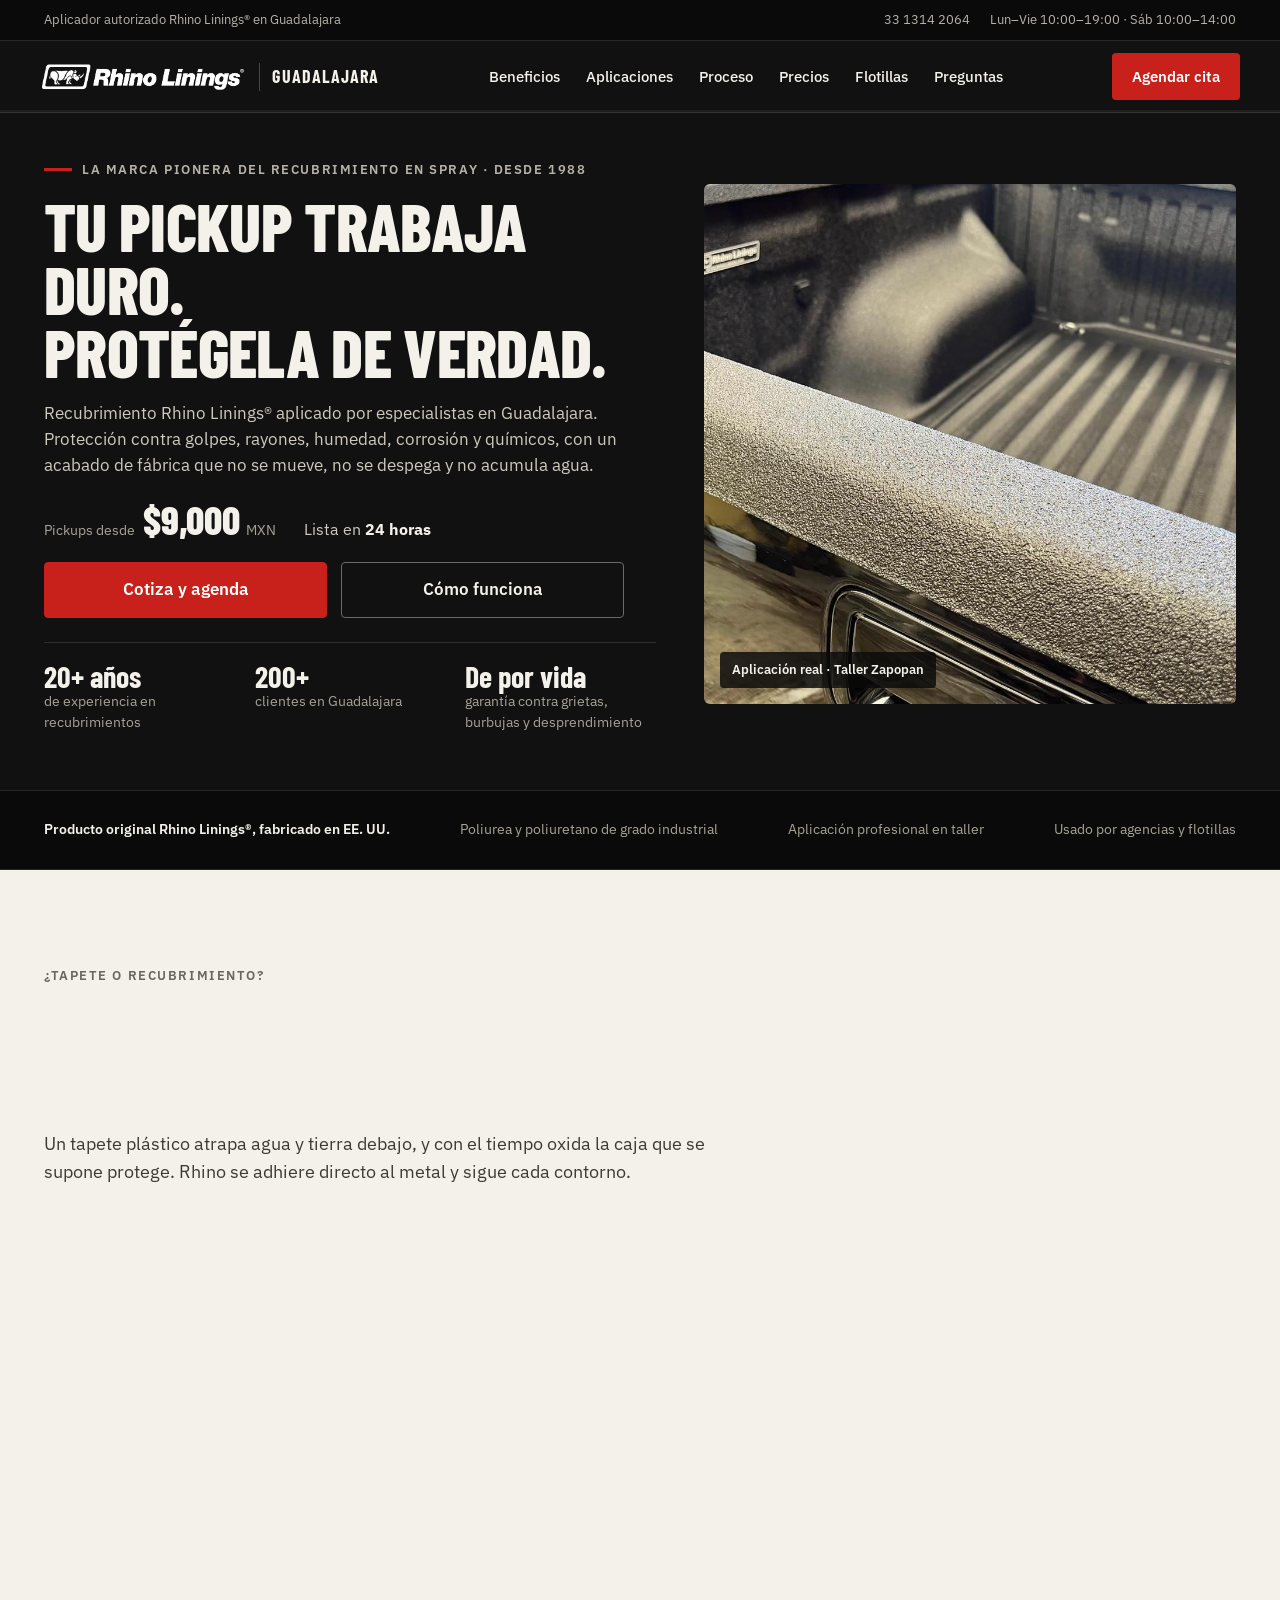
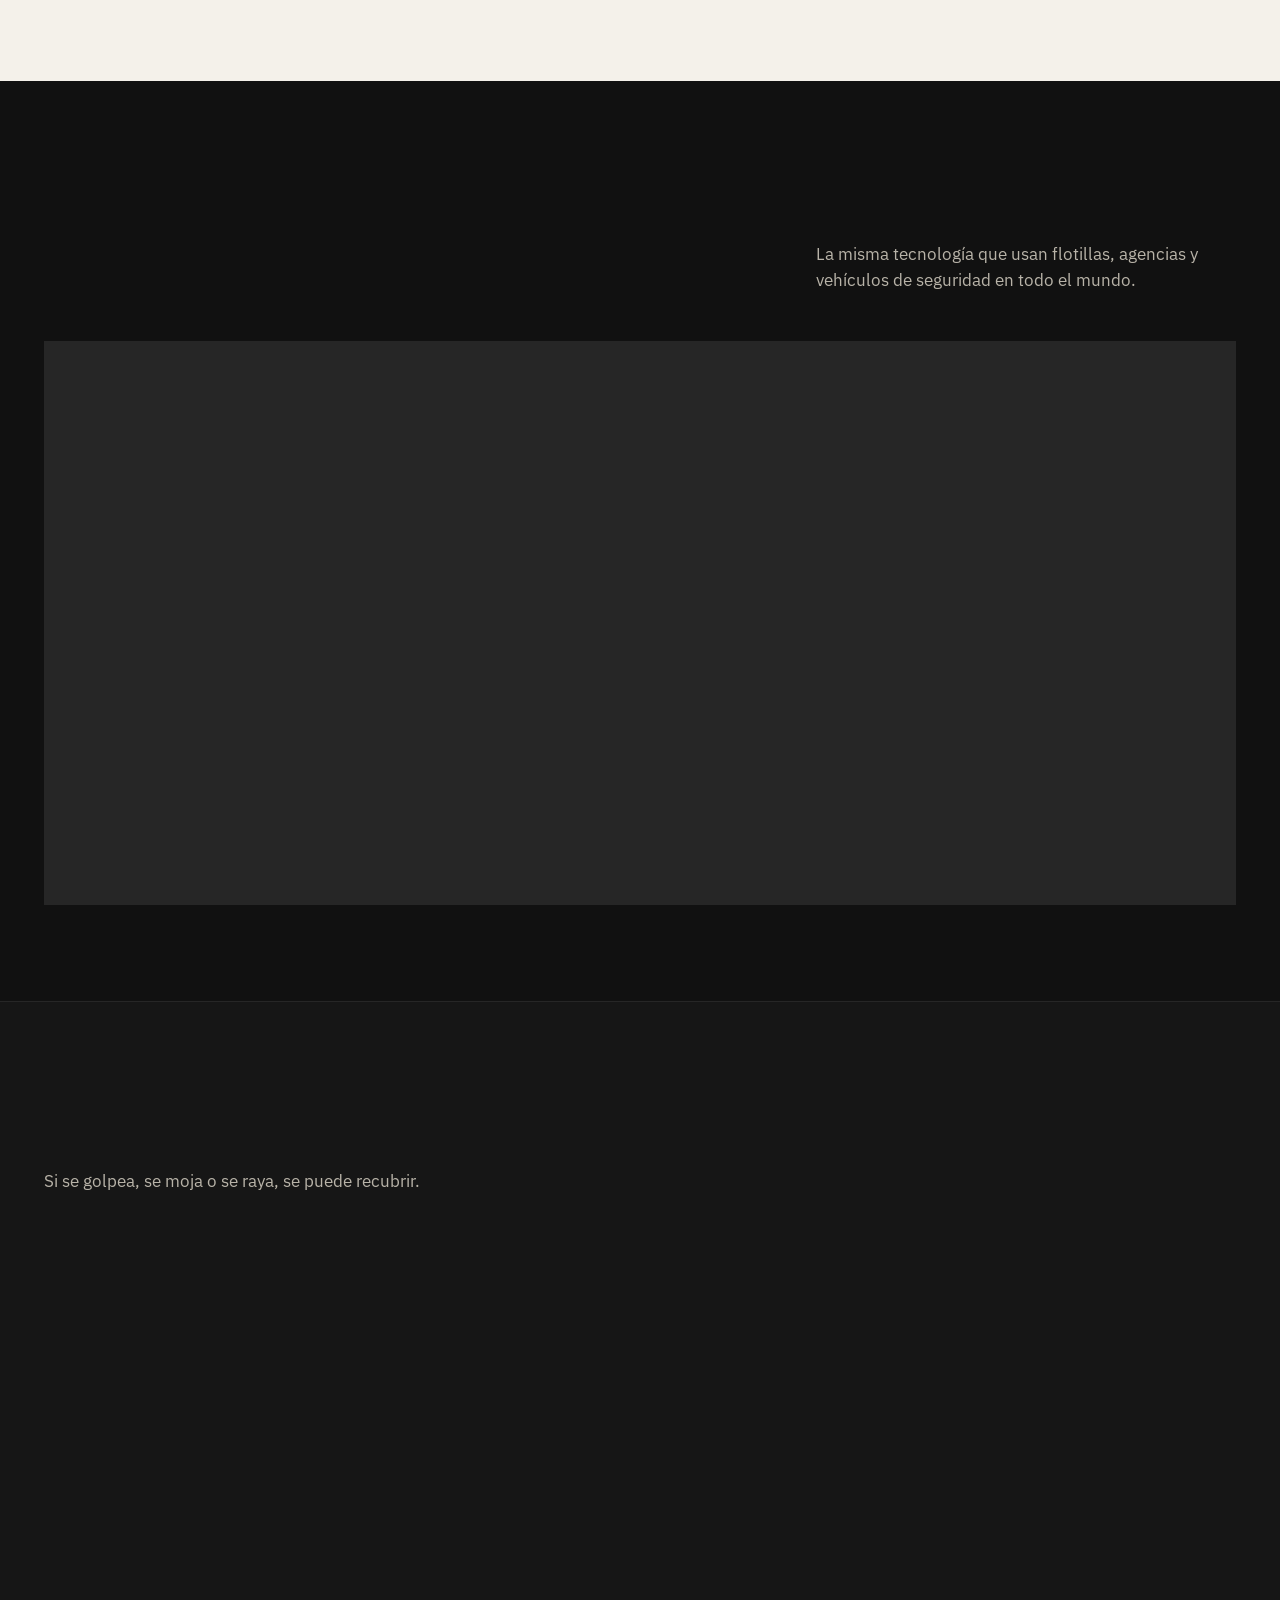
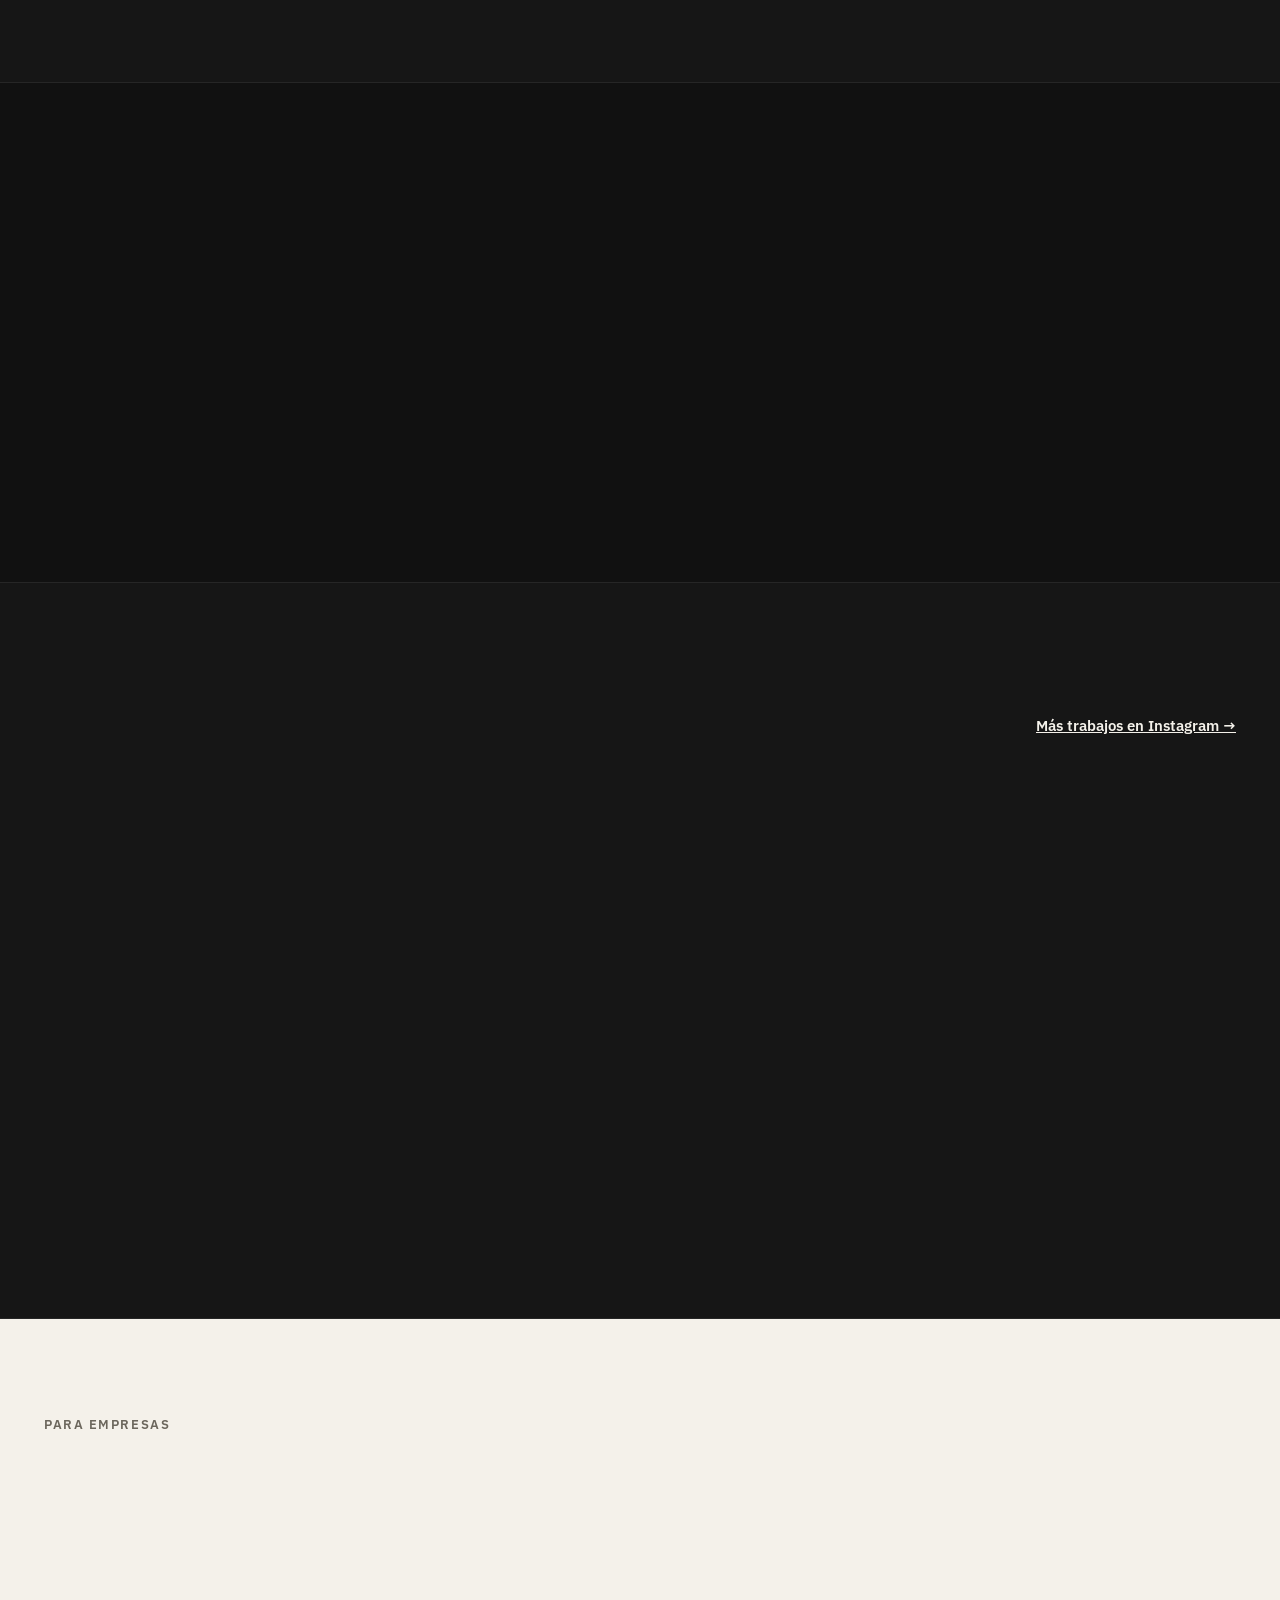
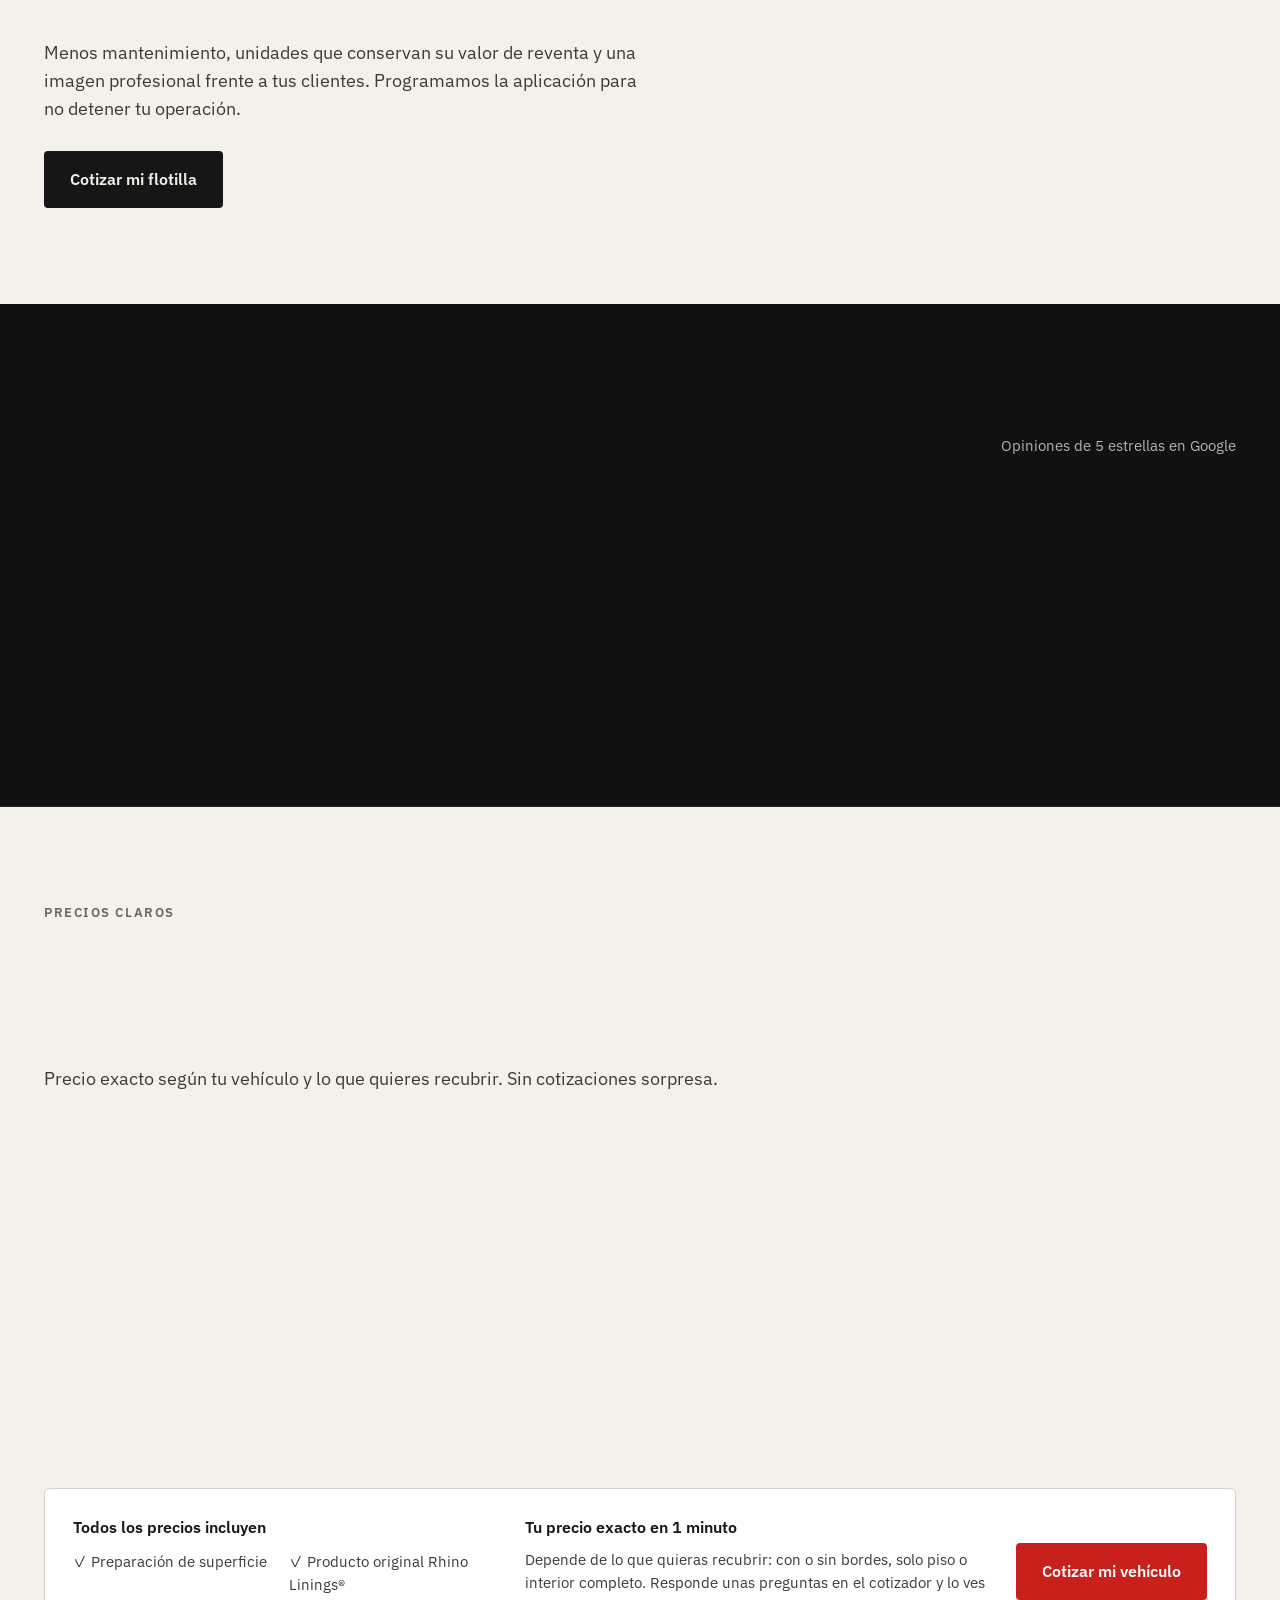
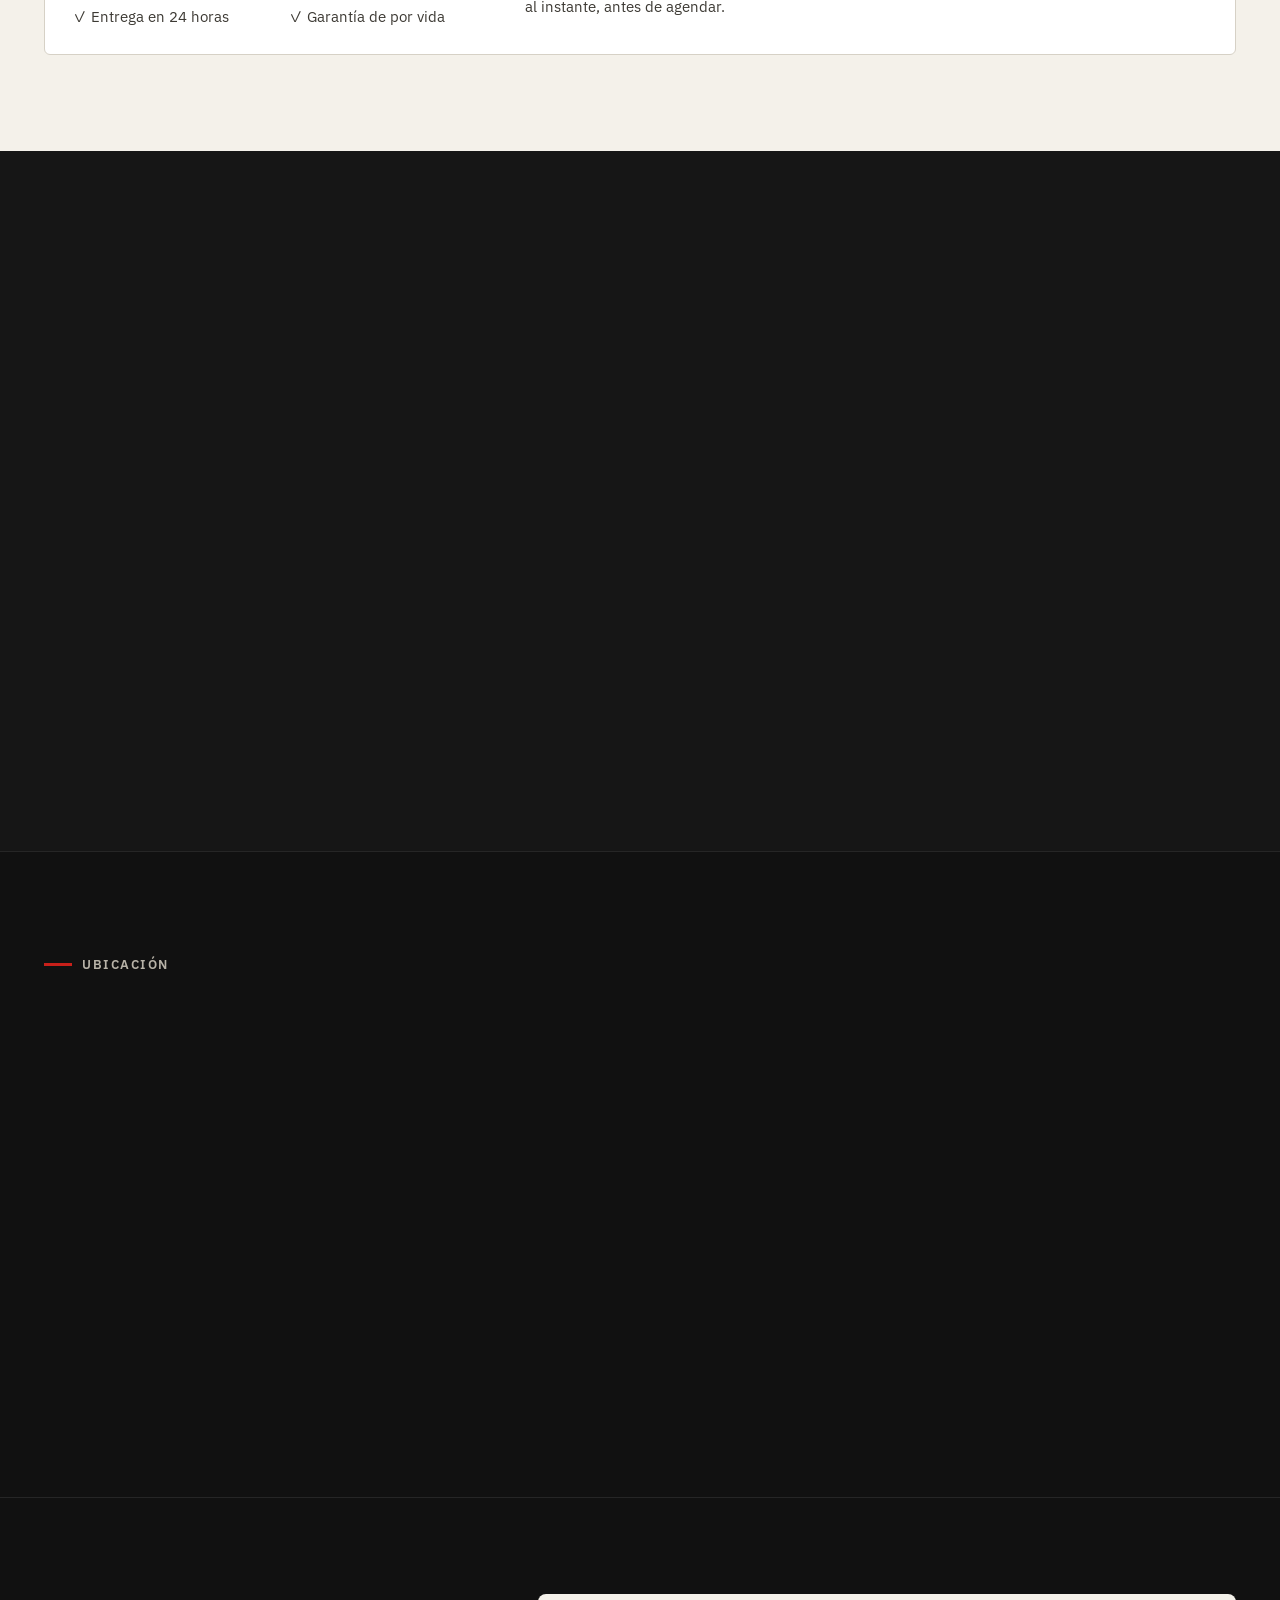
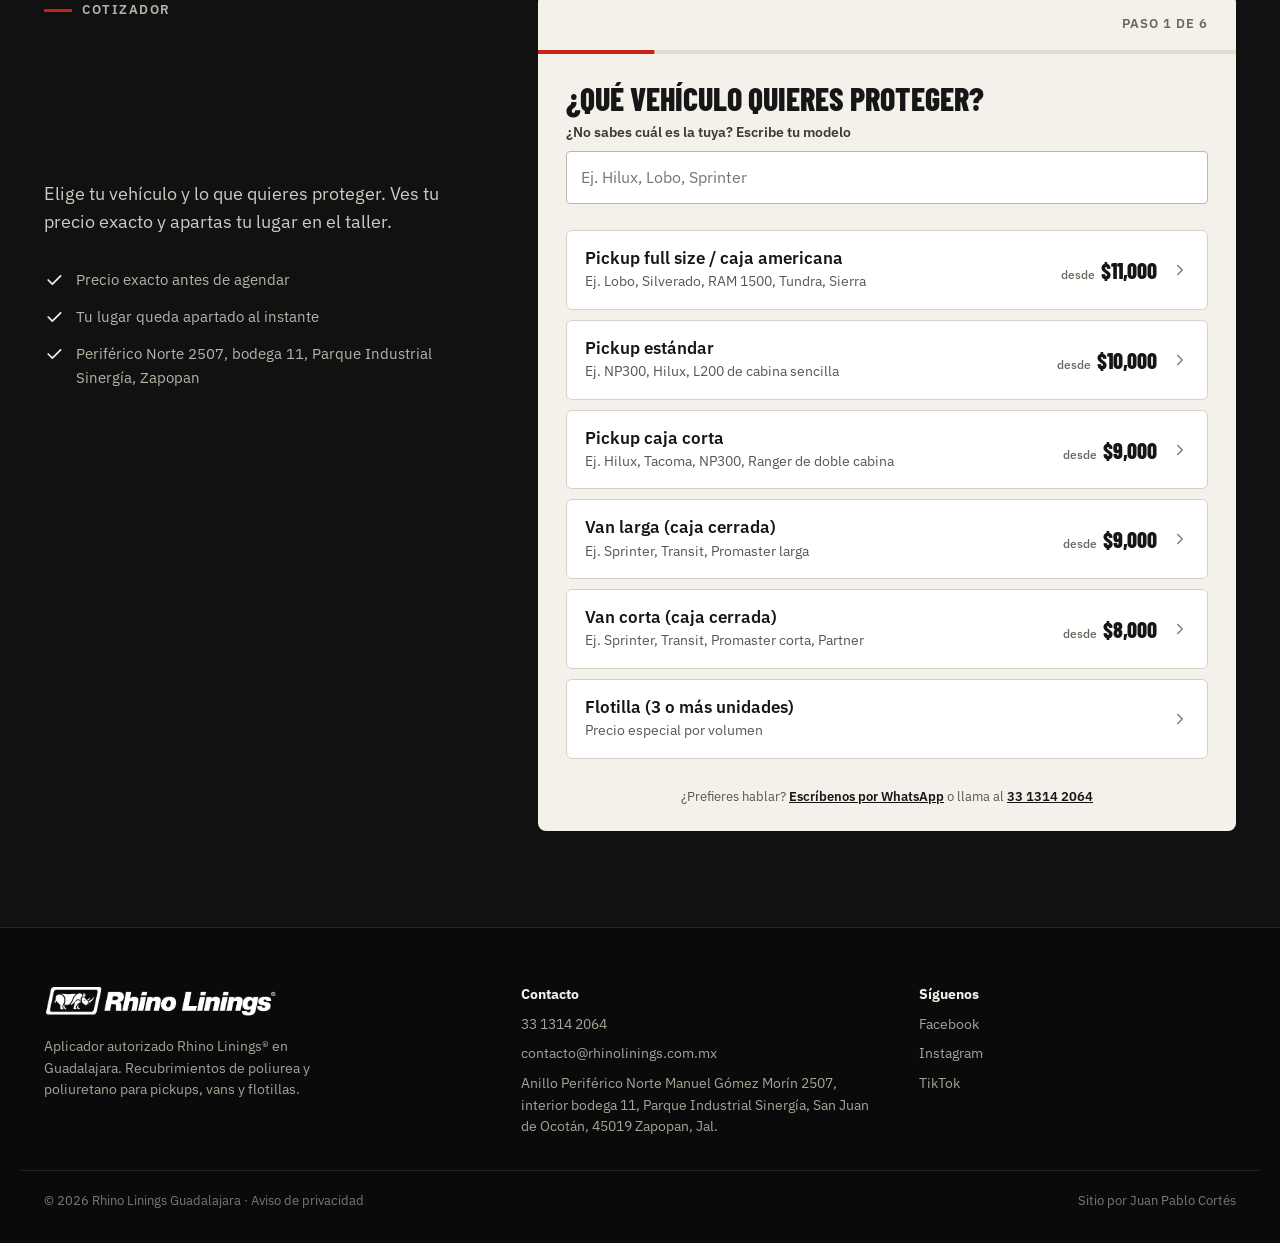
<file: site/index.html>
<!doctype html>
<html lang="es">
<head>
<meta charset="utf-8">
<meta name="viewport" content="width=device-width, initial-scale=1">
<title>Rhino Linings Guadalajara · Recubrimiento para caja de pickup desde $9,000</title>
<meta name="description" content="Aplicador autorizado Rhino Linings en Guadalajara. Recubrimiento para caja de pickup, vans y flotillas desde $8,000 MXN, listo en 24 horas y con garantía de por vida. Agenda tu cita.">
<meta name="theme-color" content="#111111">
<link rel="canonical" href="https://rhinolinings.com.mx/">
<meta property="og:type" content="website">
<meta property="og:locale" content="es_MX">
<meta property="og:title" content="Rhino Linings Guadalajara · Protección de por vida para tu pickup">
<meta property="og:description" content="Recubrimiento Rhino Linings desde $8,000 MXN, listo en 24 horas. Cotiza y agenda en Zapopan.">
<meta property="og:image" content="https://rhinolinings.com.mx/assets/img/og-image.jpg">
<meta property="og:url" content="https://rhinolinings.com.mx/">
<link rel="icon" type="image/png" sizes="32x32" href="assets/img/favicon-32.png">
<link rel="apple-touch-icon" href="assets/img/apple-touch-icon.png">
<link rel="preconnect" href="https://fonts.googleapis.com">
<link rel="preconnect" href="https://fonts.gstatic.com" crossorigin>
<link href="https://fonts.googleapis.com/css2?family=Barlow+Condensed:wght@600;700;800&amp;family=IBM+Plex+Sans:wght@400;500;600&amp;display=swap" rel="stylesheet">
<link rel="preload" as="image" href="assets/img/hero-borde-caja.jpg">
<link rel="stylesheet" href="assets/css/styles.css">
<script type="application/ld+json">
{"@context":"https://schema.org","@type":"AutoRepair","name":"Rhino Linings Guadalajara","image":"https://rhinolinings.com.mx/assets/img/og-image.jpg","url":"https://rhinolinings.com.mx/","telephone":"+52 33 1314 2064","email":"contacto@rhinolinings.com.mx","priceRange":"$$","address":{"@type":"PostalAddress","streetAddress":"Anillo Periférico Norte Manuel Gómez Morín 2507, Interior Bodega 11, Parque Industrial Sinergía","addressLocality":"Zapopan","addressRegion":"Jal.","postalCode":"45019","addressCountry":"MX"},"geo":{"@type":"GeoCoordinates","latitude":20.7067884,"longitude":-103.4483163},"openingHoursSpecification":[{"@type":"OpeningHoursSpecification","dayOfWeek":["Monday","Tuesday","Wednesday","Thursday","Friday"],"opens":"10:00","closes":"19:00"},{"@type":"OpeningHoursSpecification","dayOfWeek":"Saturday","opens":"10:00","closes":"14:00"}],"sameAs":["https://www.facebook.com/rhinoliningsgdl/","https://www.instagram.com/rhinoliningsgdl/","https://www.tiktok.com/@rhinoliningsgdl"]}
</script>
<!-- Píxel de Meta y etiqueta de Google: pegar aquí (ver README) -->
</head>
<body>
<div id="rl-root" style="font-family: 'IBM Plex Sans', system-ui, sans-serif; color: #F4F1EA; background: #111111; width: 100%; line-height: 1.55">

<!-- TOP BAR -->
<div class="rl-top" style="background: #0A0A0A; border-bottom: 1px solid #262626; font-size: 13px; color: #B8B3A8">
<div style="max-width: 1240px; margin: 0 auto; padding: 10px 24px; display: flex; flex-wrap: wrap; gap: 8px 24px; justify-content: space-between; align-items: center">
<span>Aplicador autorizado Rhino Linings® en Guadalajara</span>
<div style="display: flex; gap: 20px; flex-wrap: wrap">
<a href="tel:+523313142064" style="text-decoration: none; color: #B8B3A8">33 1314 2064</a>
<span>Lun–Vie 10:00–19:00 · Sáb 10:00–14:00</span>
</div>
</div>
</div>

<!-- HEADER -->
<header style="position: sticky; top: 0; z-index: 10; background: rgba(17,17,17,0.94); border-bottom: 1px solid #262626">
<a href="#agendar" class="rl-promo-bar" data-promo hidden>
<span class="rl-promo-tag">Promo octubre</span>
<span class="rl-promo-msg"><strong>10% de descuento</strong><span class="rl-promo-long"> instalando este mes</span></span>
<span class="rl-promo-clock"><span class="rl-promo-long">Termina en </span><span data-countdown></span></span>
</a>
<div style="max-width: 1240px; margin: 0 auto; padding: 12px 20px; display: flex; flex-wrap: nowrap; gap: 16px; justify-content: space-between; align-items: center">
<a href="#inicio" aria-label="Rhino Linings Guadalajara, inicio" style="text-decoration: none; display: flex; align-items: center; gap: 12px; flex: none">
<img class="rl-logo-full" src="assets/img/logo-rhino-blanco.png" alt="" style="height: 30px; width: auto">
<img class="rl-logo-icon" src="assets/img/icono-rhino-blanco.png" alt="" style="height: 34px; width: auto">
<span class="rl-city" style="font-family: 'Barlow Condensed', sans-serif; font-weight: 700; font-size: 18px; letter-spacing: 0.06em; color: #F4F1EA; border-left: 1px solid #444; padding-left: 12px">GUADALAJARA</span>
</a>
<nav class="rl-nav" aria-label="Principal" style="font-size: 15px; font-weight: 500">
<a href="#beneficios" style="text-decoration: none">Beneficios</a>
<a href="#aplicaciones" style="text-decoration: none">Aplicaciones</a>
<a href="#proceso" style="text-decoration: none">Proceso</a>
<a href="#precios" style="text-decoration: none">Precios</a>
<a href="#flotillas" style="text-decoration: none">Flotillas</a>
<a href="#preguntas" style="text-decoration: none">Preguntas</a>
</nav>
<div style="display: flex; align-items: center; gap: 10px; flex: none">
<a href="#agendar" class="rl-btn" style="text-decoration: none; background: #C8201A; color: #FFFFFF; font-weight: 600; font-size: 15px; padding: 12px 20px; border-radius: 4px; min-height: 44px; box-sizing: border-box; display: inline-flex; align-items: center; white-space: nowrap">Agendar cita</a>
<button type="button" class="rl-burger" id="rl-burger" aria-label="Abrir menú" aria-expanded="false" aria-controls="rl-mobile-menu" style="width: 44px; height: 44px; align-items: center; justify-content: center; background: transparent; border: 1px solid #3A3A3A; border-radius: 4px; color: #F4F1EA; cursor: pointer; padding: 0">
<svg class="rl-ic-open" aria-hidden="true" width="22" height="22" viewBox="0 0 24 24" fill="none" stroke="#F4F1EA" stroke-width="2" stroke-linecap="round"><path d="M4 7h16M4 12h16M4 17h16"></path></svg>
<svg class="rl-ic-close" aria-hidden="true" width="22" height="22" viewBox="0 0 24 24" fill="none" stroke="#F4F1EA" stroke-width="2" stroke-linecap="round"><path d="M6 6l12 12M18 6L6 18"></path></svg>
</button>
</div>
</div>
<nav id="rl-mobile-menu" hidden class="rl-mpanel" aria-label="Menú móvil" style="border-top: 1px solid #262626; background: #111111; padding: 8px 20px 20px">
<div style="display: flex; flex-direction: column">
<a href="#beneficios" style="text-decoration: none; font-size: 18px; font-weight: 500; padding: 14px 0; border-bottom: 1px solid #222">Beneficios</a>
<a href="#aplicaciones" style="text-decoration: none; font-size: 18px; font-weight: 500; padding: 14px 0; border-bottom: 1px solid #222">Aplicaciones</a>
<a href="#proceso" style="text-decoration: none; font-size: 18px; font-weight: 500; padding: 14px 0; border-bottom: 1px solid #222">Proceso</a>
<a href="#precios" style="text-decoration: none; font-size: 18px; font-weight: 500; padding: 14px 0; border-bottom: 1px solid #222">Precios</a>
<a href="#flotillas" style="text-decoration: none; font-size: 18px; font-weight: 500; padding: 14px 0; border-bottom: 1px solid #222">Flotillas</a>
<a href="#preguntas" style="text-decoration: none; font-size: 18px; font-weight: 500; padding: 14px 0; border-bottom: 1px solid #222">Preguntas</a>
<a href="tel:+523313142064" style="text-decoration: none; font-size: 15px; color: #B8B3A8; padding: 16px 0 0">33 1314 2064 · Lun–Vie 10–19 · Sáb 10–14</a>
</div>
</nav>
<div aria-hidden="true" style="position: absolute; left: 0; right: 0; bottom: -1px; height: 3px; background: rgba(255,255,255,0.06)">
<div class="rl-bar" style="height: 3px; width: 100%; background: #C8201A"></div>
</div>
</header>

<!-- HERO -->
<section id="inicio" style="position: relative; border-bottom: 1px solid #262626">
<div class="rl-hero-wrap" style="max-width: 1240px; margin: 0 auto; padding: 40px 24px 56px; display: flex; flex-wrap: wrap; gap: 48px; align-items: center">
<div style="flex: 1 1 520px; min-width: 0">
<div class="load d1 rl-hero-eyebrow" style="display: inline-flex; align-items: center; gap: 10px; font-size: 13px; font-weight: 600; letter-spacing: 0.12em; text-transform: uppercase; color: #B8B3A8; margin-bottom: 14px">
<span style="width: 28px; height: 3px; background: #C8201A"></span>La marca pionera del recubrimiento en spray · desde 1988
</div>
<h1 class="load d2 rl-h1" style="font-family: 'Barlow Condensed', sans-serif; font-weight: 800; font-size: clamp(44px, 5.2vw, 72px); line-height: 0.95; letter-spacing: -0.01em; text-transform: uppercase; margin: 0 0 16px">Tu pickup trabaja duro.<br>Protégela de verdad.</h1>
<p class="load d3 rl-hero-p" style="font-size: 17px; color: #CFCAC0; max-width: 580px; margin: 0 0 20px">Recubrimiento Rhino Linings® aplicado por especialistas en Guadalajara. Protección contra golpes, rayones, humedad, corrosión y químicos, con un acabado de fábrica que no se mueve, no se despega y no acumula agua.</p>
<div class="load d4 rl-hero-price" style="display: flex; flex-wrap: wrap; gap: 8px 28px; align-items: baseline; margin: 0 0 20px">
<div><span style="font-size: 14px; color: #A8A397; margin-right: 8px">Pickups desde</span><span style="font-family: 'Barlow Condensed', sans-serif; font-weight: 800; font-size: 40px; line-height: 1" data-price="9000">$9,000</span><span style="font-size: 14px; color: #A8A397; margin-left: 6px">MXN</span></div>
<div style="font-size: 16px; color: #CFCAC0">Lista en <strong style="color: #F4F1EA">24 horas</strong></div>
</div>
<div class="load d5 rl-hero-btns" style="display: flex; gap: 14px; margin-bottom: 24px; max-width: 580px">
<a href="#agendar" class="rl-btn" style="flex: 1 1 0; min-width: 0; text-decoration: none; background: #C8201A; border: 1px solid #C8201A; color: #FFFFFF; font-weight: 600; font-size: 17px; padding: 16px 20px; border-radius: 4px; min-height: 56px; box-sizing: border-box; display: flex; align-items: center; justify-content: center; text-align: center; line-height: 1.2">Cotiza y agenda</a>
<a href="#proceso" class="rl-btn rl-btn-ghost" style="flex: 1 1 0; min-width: 0; text-decoration: none; background: transparent; border: 1px solid #6A6A6A; color: #F4F1EA; font-weight: 600; font-size: 17px; padding: 16px 20px; border-radius: 4px; min-height: 56px; box-sizing: border-box; display: flex; align-items: center; justify-content: center; text-align: center; line-height: 1.2">Cómo funciona</a>
</div>
<div class="load d6" style="display: grid; grid-template-columns: repeat(auto-fit, minmax(150px, 1fr)); gap: 20px; border-top: 1px solid #2E2E2E; padding-top: 18px">
<div><div style="font-family: 'Barlow Condensed', sans-serif; font-weight: 700; font-size: 30px; line-height: 1">20+ años</div><div style="font-size: 14px; color: #A8A397">de experiencia en recubrimientos</div></div>
<div><div style="font-family: 'Barlow Condensed', sans-serif; font-weight: 700; font-size: 30px; line-height: 1">200+</div><div style="font-size: 14px; color: #A8A397">clientes en Guadalajara</div></div>
<div><div style="font-family: 'Barlow Condensed', sans-serif; font-weight: 700; font-size: 30px; line-height: 1">De por vida</div><div style="font-size: 14px; color: #A8A397">garantía contra grietas, burbujas y desprendimiento</div></div>
</div>
</div>
<div style="flex: 1 1 440px; min-width: 0">
<div class="load-img" style="position: relative; border-radius: 6px; overflow: hidden; background: #1C1C1C">
<img src="assets/img/hero-borde-caja.jpg" fetchpriority="high" alt="Caja de pickup con recubrimiento Rhino Linings, vista del borde texturizado" style="display: block; width: 100%; aspect-ratio: 1 / 1; max-height: 520px; object-fit: cover; object-position: 40% 50%">
<div style="position: absolute; left: 16px; bottom: 16px; background: rgba(10,10,10,0.82); color: #F4F1EA; font-size: 13px; font-weight: 600; padding: 8px 12px; border-radius: 4px">Aplicación real · Taller Zapopan</div>
</div>
</div>
</div>
</section>

<!-- LOGOS / CONFIANZA -->
<section aria-label="Respaldo" style="background: #0A0A0A; border-bottom: 1px solid #262626">
<div style="max-width: 1240px; margin: 0 auto; padding: 28px 24px; display: flex; flex-wrap: wrap; gap: 14px 40px; align-items: center; justify-content: space-between; font-size: 14px; color: #A8A397">
<span style="font-weight: 600; color: #F4F1EA">Producto original Rhino Linings®, fabricado en EE. UU.</span>
<span>Poliurea y poliuretano de grado industrial</span>
<span>Aplicación profesional en taller</span>
<span>Usado por agencias y flotillas</span>
</div>
</section>

<!-- PROBLEMA vs SOLUCIÓN -->
<section style="background: #F4F1EA; color: #161616">
<div style="max-width: 1240px; margin: 0 auto; padding: 96px 24px">
<div style="max-width: 720px; margin-bottom: 48px">
<div style="font-size: 13px; font-weight: 600; letter-spacing: 0.12em; text-transform: uppercase; color: #6B665C; margin-bottom: 12px">¿Tapete o recubrimiento?</div>
<h2 class="reveal" style="font-family: 'Barlow Condensed', sans-serif; font-weight: 800; font-size: clamp(36px, 4.6vw, 58px); line-height: 1; text-transform: uppercase; margin: 0 0 16px">El tapete se mueve. La pintura se raya. <span style="color: #C8201A">Rhino se queda.</span></h2>
<p style="font-size: 18px; color: #3D3A34; margin: 0">Un tapete plástico atrapa agua y tierra debajo, y con el tiempo oxida la caja que se supone protege. Rhino se adhiere directo al metal y sigue cada contorno.</p>
</div>
<div class="reveal" style="overflow-x: auto; border: 1px solid #D6D1C6; border-radius: 6px; background: #FFFFFF">
<table style="width: 100%; min-width: 640px; border-collapse: collapse; font-size: 16px">
<thead>
<tr style="background: #161616; color: #F4F1EA; text-align: left">
<th scope="col" style="padding: 18px 20px; font-weight: 600"></th>
<th scope="col" style="padding: 18px 20px; font-weight: 600">Tapete plástico</th>
<th scope="col" style="padding: 18px 20px; font-weight: 600">Pintura convencional</th>
<th scope="col" style="padding: 18px 20px; font-weight: 700; background: #C8201A; color: #FFFFFF">Rhino Linings®</th>
</tr>
</thead>
<tbody>
<tr style="border-top: 1px solid #E5E0D5"><th scope="row" style="padding: 16px 20px; text-align: left; font-weight: 600">Adherencia</th><td style="padding: 16px 20px; color: #5A564E">Suelto, se desplaza</td><td style="padding: 16px 20px; color: #5A564E">Superficial</td><td style="padding: 16px 20px; font-weight: 600">Unido al metal</td></tr>
<tr style="border-top: 1px solid #E5E0D5"><th scope="row" style="padding: 16px 20px; text-align: left; font-weight: 600">Agua y corrosión</th><td style="padding: 16px 20px; color: #5A564E">Atrapa humedad debajo</td><td style="padding: 16px 20px; color: #5A564E">Se oxida al rayarse</td><td style="padding: 16px 20px; font-weight: 600">Sella por completo</td></tr>
<tr style="border-top: 1px solid #E5E0D5"><th scope="row" style="padding: 16px 20px; text-align: left; font-weight: 600">Golpes y abrasión</th><td style="padding: 16px 20px; color: #5A564E">Se agrieta</td><td style="padding: 16px 20px; color: #5A564E">Se descarapela</td><td style="padding: 16px 20px; font-weight: 600">Absorbe el impacto</td></tr>
<tr style="border-top: 1px solid #E5E0D5"><th scope="row" style="padding: 16px 20px; text-align: left; font-weight: 600">Carga resbalando</th><td style="padding: 16px 20px; color: #5A564E">Sí</td><td style="padding: 16px 20px; color: #5A564E">Sí</td><td style="padding: 16px 20px; font-weight: 600">Textura antiderrapante</td></tr>
<tr style="border-top: 1px solid #E5E0D5"><th scope="row" style="padding: 16px 20px; text-align: left; font-weight: 600">Ruido en camino</th><td style="padding: 16px 20px; color: #5A564E">Vibra</td><td style="padding: 16px 20px; color: #5A564E">Sin cambio</td><td style="padding: 16px 20px; font-weight: 600">Reduce vibración</td></tr>
</tbody>
</table>
</div>
</div>
</section>

<!-- BENEFICIOS -->
<section id="beneficios" style="border-bottom: 1px solid #262626">
<div style="max-width: 1240px; margin: 0 auto; padding: 96px 24px">
<div style="display: flex; flex-wrap: wrap; gap: 24px; justify-content: space-between; align-items: end; margin-bottom: 48px">
<h2 class="reveal" style="font-family: 'Barlow Condensed', sans-serif; font-weight: 800; font-size: clamp(36px, 4.6vw, 58px); line-height: 1; text-transform: uppercase; margin: 0; max-width: 640px">Protección diseñada para el trabajo real</h2>
<p style="font-size: 17px; color: #B8B3A8; margin: 0; max-width: 420px">La misma tecnología que usan flotillas, agencias y vehículos de seguridad en todo el mundo.</p>
</div>
<div style="display: grid; grid-template-columns: repeat(auto-fit, minmax(260px, 1fr)); gap: 2px; background: #262626; border: 1px solid #262626">
<div class="reveal" style="background: #161616; padding: 32px 28px">
<svg aria-hidden="true" width="36" height="36" viewBox="0 0 24 24" fill="none" stroke="#F4F1EA" stroke-width="1.6" stroke-linecap="round" stroke-linejoin="round"><path d="M12 3l8 3v6c0 5-3.5 8-8 9-4.5-1-8-4-8-9V6l8-3z"></path></svg>
<h3 style="font-family: 'Barlow Condensed', sans-serif; font-size: 26px; font-weight: 700; text-transform: uppercase; margin: 18px 0 8px">Resistente a impactos</h3>
<p style="margin: 0; color: #B8B3A8">Herramienta, material de obra o carga pesada: el recubrimiento absorbe el golpe en lugar de transmitirlo al metal.</p>
</div>
<div class="reveal" style="background: #161616; padding: 32px 28px">
<svg aria-hidden="true" width="36" height="36" viewBox="0 0 24 24" fill="none" stroke="#F4F1EA" stroke-width="1.6" stroke-linecap="round" stroke-linejoin="round"><path d="M12 3c3 4 6 7.5 6 11a6 6 0 0 1-12 0c0-3.5 3-7 6-11z"></path></svg>
<h3 style="font-family: 'Barlow Condensed', sans-serif; font-size: 26px; font-weight: 700; text-transform: uppercase; margin: 18px 0 8px">Sella contra corrosión</h3>
<p style="margin: 0; color: #B8B3A8">Capa continua e impermeable, sin uniones por donde entre el agua. Tu caja deja de oxidarse.</p>
</div>
<div class="reveal" style="background: #161616; padding: 32px 28px">
<svg aria-hidden="true" width="36" height="36" viewBox="0 0 24 24" fill="none" stroke="#F4F1EA" stroke-width="1.6" stroke-linecap="round" stroke-linejoin="round"><path d="M9 3h6M10 3v6l-5 9a2 2 0 0 0 1.7 3h10.6a2 2 0 0 0 1.7-3l-5-9V3"></path></svg>
<h3 style="font-family: 'Barlow Condensed', sans-serif; font-size: 26px; font-weight: 700; text-transform: uppercase; margin: 18px 0 8px">Resistente a químicos</h3>
<p style="margin: 0; color: #B8B3A8">Combustibles, fertilizantes, solventes y productos de limpieza no lo atacan.</p>
</div>
<div class="reveal" style="background: #161616; padding: 32px 28px">
<svg aria-hidden="true" width="36" height="36" viewBox="0 0 24 24" fill="none" stroke="#F4F1EA" stroke-width="1.6" stroke-linecap="round" stroke-linejoin="round"><path d="M4 20h16M6 16l2-4M11 16l2-4M16 16l2-4"></path></svg>
<h3 style="font-family: 'Barlow Condensed', sans-serif; font-size: 26px; font-weight: 700; text-transform: uppercase; margin: 18px 0 8px">Antiderrapante</h3>
<p style="margin: 0; color: #B8B3A8">Textura que mantiene la carga en su lugar y da firmeza al pisar la caja.</p>
</div>
<div class="reveal" style="background: #161616; padding: 32px 28px">
<svg aria-hidden="true" width="36" height="36" viewBox="0 0 24 24" fill="none" stroke="#F4F1EA" stroke-width="1.6" stroke-linecap="round" stroke-linejoin="round"><circle cx="12" cy="12" r="4"></circle><path d="M12 2v2M12 20v2M2 12h2M20 12h2M5 5l1.5 1.5M17.5 17.5L19 19M5 19l1.5-1.5M17.5 6.5L19 5"></path></svg>
<h3 style="font-family: 'Barlow Condensed', sans-serif; font-size: 26px; font-weight: 700; text-transform: uppercase; margin: 18px 0 8px">Color estable al sol</h3>
<p style="margin: 0; color: #B8B3A8">Capa con protección UV disponible para que el acabado no se decolore. Varios colores a elegir.</p>
</div>
<div class="reveal" style="background: #161616; padding: 32px 28px">
<svg aria-hidden="true" width="36" height="36" viewBox="0 0 24 24" fill="none" stroke="#F4F1EA" stroke-width="1.6" stroke-linecap="round" stroke-linejoin="round"><path d="M3 12h4l3-8 4 16 3-8h4"></path></svg>
<h3 style="font-family: 'Barlow Condensed', sans-serif; font-size: 26px; font-weight: 700; text-transform: uppercase; margin: 18px 0 8px">Menos ruido</h3>
<p style="margin: 0; color: #B8B3A8">Amortigua la vibración de la carga en el camino. Un manejo más silencioso.</p>
</div>
</div>
</div>
</section>

<!-- APLICACIONES -->
<section id="aplicaciones" style="border-bottom: 1px solid #262626; background: #161616">
<div style="max-width: 1240px; margin: 0 auto; padding: 96px 24px">
<h2 class="reveal" style="font-family: 'Barlow Condensed', sans-serif; font-weight: 800; font-size: clamp(36px, 4.6vw, 58px); line-height: 1; text-transform: uppercase; margin: 0 0 12px">¿Qué protegemos?</h2>
<p style="font-size: 17px; color: #B8B3A8; margin: 0 0 44px; max-width: 620px">Si se golpea, se moja o se raya, se puede recubrir.</p>
<div style="display: grid; grid-template-columns: repeat(auto-fit, minmax(260px, 1fr)); gap: 20px">
<div class="reveal" style="background: #1F1F1F; border-radius: 6px; overflow: hidden">
<img loading="lazy" decoding="async" src="assets/img/caja-pickup-plata.jpg" alt="Caja de pickup plateada con recubrimiento completo" style="display: block; width: 100%; aspect-ratio: 16 / 10; object-fit: cover">
<div style="padding: 22px 24px"><h3 style="font-family: 'Barlow Condensed', sans-serif; font-size: 24px; font-weight: 700; text-transform: uppercase; margin: 0 0 6px">Cajas de pickup</h3><p style="margin: 0; color: #B8B3A8; font-size: 15px">Nuestro servicio principal. Caja completa, compuerta y bordes.</p></div>
</div>
<div class="reveal" style="background: #1F1F1F; border-radius: 6px; overflow: hidden">
<img loading="lazy" decoding="async" src="assets/img/van-paredes-piso.jpg" alt="Interior de van de carga con piso y paredes recubiertos" style="display: block; width: 100%; aspect-ratio: 16 / 10; object-fit: cover">
<div style="padding: 22px 24px"><h3 style="font-family: 'Barlow Condensed', sans-serif; font-size: 24px; font-weight: 700; text-transform: uppercase; margin: 0 0 6px">Vans y cajas cerradas</h3><p style="margin: 0; color: #B8B3A8; font-size: 15px">Piso y paredes interiores de unidades de reparto y servicio.</p></div>
</div>
<div class="reveal" style="background: #1F1F1F; border-radius: 6px; overflow: hidden">
<img loading="lazy" decoding="async" src="assets/img/jimny-salpicaderas.jpg" alt="Salpicadera y defensa trasera recubiertas en una 4x4" style="display: block; width: 100%; aspect-ratio: 16 / 10; object-fit: cover">
<div style="padding: 22px 24px"><h3 style="font-family: 'Barlow Condensed', sans-serif; font-size: 24px; font-weight: 700; text-transform: uppercase; margin: 0 0 6px">Defensas, estribos y salpicaderas</h3><p style="margin: 0; color: #B8B3A8; font-size: 15px">Protección y look robusto en exteriores.</p></div>
</div>
<div class="reveal" style="background: #1F1F1F; border-radius: 6px; overflow: hidden">
<img loading="lazy" decoding="async" src="assets/img/jimny-techo.jpg" alt="Techo rígido de 4x4 con recubrimiento exterior completo" style="display: block; width: 100%; aspect-ratio: 16 / 10; object-fit: cover">
<div style="padding: 22px 24px"><h3 style="font-family: 'Barlow Condensed', sans-serif; font-size: 24px; font-weight: 700; text-transform: uppercase; margin: 0 0 6px">Exteriores y techos</h3><p style="margin: 0; color: #B8B3A8; font-size: 15px">Recubrimiento exterior completo para 4x4 y vehículos de trabajo.</p></div>
</div>
</div>
</div>
</section>

<!-- PROCESO -->
<section id="proceso" style="border-bottom: 1px solid #262626">
<div style="max-width: 1240px; margin: 0 auto; padding: 96px 24px">
<h2 class="reveal" style="font-family: 'Barlow Condensed', sans-serif; font-weight: 800; font-size: clamp(36px, 4.6vw, 58px); line-height: 1; text-transform: uppercase; margin: 0 0 44px">Así de simple</h2>
<div style="display: grid; grid-template-columns: repeat(auto-fit, minmax(240px, 1fr)); gap: 32px">
<div class="reveal" style="border-top: 3px solid #C8201A; padding-top: 22px">
<div style="font-family: 'Barlow Condensed', sans-serif; font-size: 52px; font-weight: 800; line-height: 1; color: #4A4A4A">01</div>
<h3 style="font-family: 'Barlow Condensed', sans-serif; font-size: 24px; font-weight: 700; text-transform: uppercase; margin: 10px 0 6px">Cotiza y agenda</h3>
<p style="margin: 0; color: #B8B3A8">Elige tu vehículo, ve tu precio exacto y aparta tu lugar en el taller.</p>
</div>
<div class="reveal" style="border-top: 3px solid #3A3A3A; padding-top: 22px">
<div style="font-family: 'Barlow Condensed', sans-serif; font-size: 52px; font-weight: 800; line-height: 1; color: #4A4A4A">02</div>
<h3 style="font-family: 'Barlow Condensed', sans-serif; font-size: 24px; font-weight: 700; text-transform: uppercase; margin: 10px 0 6px">Revisión en el taller</h3>
<p style="margin: 0; color: #B8B3A8">Recibimos tu vehículo a la hora agendada. Si te interesan estribos o facias, te los cotizamos ahí.</p>
</div>
<div class="reveal" style="border-top: 3px solid #3A3A3A; padding-top: 22px">
<div style="font-family: 'Barlow Condensed', sans-serif; font-size: 52px; font-weight: 800; line-height: 1; color: #4A4A4A">03</div>
<h3 style="font-family: 'Barlow Condensed', sans-serif; font-size: 24px; font-weight: 700; text-transform: uppercase; margin: 10px 0 6px">Aplicación</h3>
<p style="margin: 0; color: #B8B3A8">Preparación de superficie y aplicación profesional. Tu vehículo queda listo en 24 horas.</p>
</div>
<div class="reveal" style="border-top: 3px solid #3A3A3A; padding-top: 22px">
<div style="font-family: 'Barlow Condensed', sans-serif; font-size: 52px; font-weight: 800; line-height: 1; color: #4A4A4A">04</div>
<h3 style="font-family: 'Barlow Condensed', sans-serif; font-size: 24px; font-weight: 700; text-transform: uppercase; margin: 10px 0 6px">Entrega con garantía</h3>
<p style="margin: 0; color: #B8B3A8">Recoges tu vehículo listo para trabajar, con tu garantía de por vida por escrito.</p>
</div>
</div>
</div>
</section>

<!-- GALERÍA -->
<section aria-label="Trabajos realizados" style="background: #161616; border-bottom: 1px solid #262626">
<div style="max-width: 1240px; margin: 0 auto; padding: 96px 24px">
<div style="display: flex; flex-wrap: wrap; gap: 16px; justify-content: space-between; align-items: end; margin-bottom: 40px">
<h2 class="reveal" style="font-family: 'Barlow Condensed', sans-serif; font-weight: 800; font-size: clamp(36px, 4.6vw, 58px); line-height: 1; text-transform: uppercase; margin: 0">Trabajos recientes</h2>
<a href="https://www.instagram.com/rhinoliningsgdl" style="font-weight: 600; font-size: 15px">Más trabajos en Instagram →</a>
</div>
<div style="display: grid; grid-template-columns: repeat(auto-fit, minmax(min(280px, 100%), 1fr)); gap: 16px">
<img loading="lazy" decoding="async" class="reveal" src="assets/img/caja-pickup-panoramica.jpg" alt="Caja de pickup oscura recubierta, vista desde la compuerta" style="display: block; width: 100%; aspect-ratio: 4 / 3; object-fit: cover; border-radius: 6px">
<img loading="lazy" decoding="async" class="reveal" src="assets/img/pickup-negra-compuerta.jpg" alt="Pickup negra con caja y compuerta recubiertas" style="display: block; width: 100%; aspect-ratio: 4 / 3; object-fit: cover; object-position: 30% 50%; border-radius: 6px">
<img loading="lazy" decoding="async" class="reveal" src="assets/img/caja-pickup-compuerta.jpg" alt="Caja y compuerta de pickup full size recubiertas" style="display: block; width: 100%; aspect-ratio: 4 / 3; object-fit: cover; border-radius: 6px">
<img loading="lazy" decoding="async" class="reveal" src="assets/img/van-interior-completo.jpg" alt="Interior completo de van recubierto: piso, paredes y techo" style="display: block; width: 100%; aspect-ratio: 4 / 3; object-fit: cover; border-radius: 6px">
<img loading="lazy" decoding="async" class="reveal" src="assets/img/caja-pickup-blanca-2.jpg" alt="Caja de pickup blanca recubierta, vista diagonal del piso" style="display: block; width: 100%; aspect-ratio: 4 / 3; object-fit: cover; border-radius: 6px">
<img loading="lazy" decoding="async" class="reveal" src="assets/img/pickup-riel-lateral.jpg" alt="Riel lateral y caja de pickup plateada recubiertos" style="display: block; width: 100%; aspect-ratio: 4 / 3; object-fit: cover; border-radius: 6px">
<img loading="lazy" decoding="async" class="reveal" src="assets/img/van-piso-lateral.jpg" alt="Piso de van de carga recubierto, vista lateral" style="display: block; width: 100%; aspect-ratio: 4 / 3; object-fit: cover; border-radius: 6px">
<img loading="lazy" decoding="async" class="reveal" src="assets/img/caja-pickup-blanca.jpg" alt="Caja de pickup blanca recubierta con compuerta abierta" style="display: block; width: 100%; aspect-ratio: 4 / 3; object-fit: cover; border-radius: 6px">
</div>
</div>
</section>

<!-- FLOTILLAS -->
<section id="flotillas" style="background: #F4F1EA; color: #161616">
<div style="max-width: 1240px; margin: 0 auto; padding: 96px 24px; display: flex; flex-wrap: wrap; gap: 56px; align-items: center">
<div style="flex: 1 1 480px; min-width: 0">
<div style="font-size: 13px; font-weight: 600; letter-spacing: 0.12em; text-transform: uppercase; color: #6B665C; margin-bottom: 12px">Para empresas</div>
<h2 class="reveal" style="font-family: 'Barlow Condensed', sans-serif; font-weight: 800; font-size: clamp(36px, 4.6vw, 58px); line-height: 1; text-transform: uppercase; margin: 0 0 18px">¿Manejas una flotilla? Precio especial desde 3 unidades.</h2>
<p style="font-size: 18px; color: #3D3A34; margin: 0 0 28px">Menos mantenimiento, unidades que conservan su valor de reventa y una imagen profesional frente a tus clientes. Programamos la aplicación para no detener tu operación.</p>
<a href="#agendar" data-quote-vehicle="flotilla" class="rl-btn" style="text-decoration: none; background: #161616; color: #F4F1EA; font-weight: 600; font-size: 16px; padding: 16px 26px; border-radius: 4px; min-height: 52px; box-sizing: border-box; display: inline-flex; align-items: center">Cotizar mi flotilla</a>
</div>
<div style="flex: 1 1 420px; min-width: 0; display: grid; grid-template-columns: repeat(2, minmax(0, 1fr)); gap: 12px">
<div class="reveal" style="background: #FFFFFF; border: 1px solid #D6D1C6; border-radius: 6px; padding: 18px 20px; font-weight: 600">Constructoras</div>
<div class="reveal" style="background: #FFFFFF; border: 1px solid #D6D1C6; border-radius: 6px; padding: 18px 20px; font-weight: 600">Telecomunicaciones</div>
<div class="reveal" style="background: #FFFFFF; border: 1px solid #D6D1C6; border-radius: 6px; padding: 18px 20px; font-weight: 600">Fumigación</div>
<div class="reveal" style="background: #FFFFFF; border: 1px solid #D6D1C6; border-radius: 6px; padding: 18px 20px; font-weight: 600">Logística y reparto</div>
<div class="reveal" style="background: #FFFFFF; border: 1px solid #D6D1C6; border-radius: 6px; padding: 18px 20px; font-weight: 600">Agencias automotrices</div>
<div class="reveal" style="background: #FFFFFF; border: 1px solid #D6D1C6; border-radius: 6px; padding: 18px 20px; font-weight: 600">Arrendadoras</div>
</div>
</div>
</section>

<!-- TESTIMONIOS -->
<section aria-label="Testimonios" style="border-bottom: 1px solid #262626">
<div style="max-width: 1240px; margin: 0 auto; padding: 96px 24px">
<div style="display: flex; flex-wrap: wrap; gap: 16px; justify-content: space-between; align-items: end; margin-bottom: 40px">
<h2 class="reveal" style="font-family: 'Barlow Condensed', sans-serif; font-weight: 800; font-size: clamp(36px, 4.6vw, 58px); line-height: 1; text-transform: uppercase; margin: 0">Lo que dicen nuestros clientes</h2>
<div style="font-size: 15px; color: #B8B3A8">Opiniones de 5 estrellas en Google</div>
</div>
<div style="display: grid; grid-template-columns: repeat(auto-fit, minmax(min(280px, 100%), 1fr)); gap: 20px">
<figure class="reveal" style="margin: 0; background: #161616; border: 1px solid #262626; border-radius: 6px; padding: 28px; display: flex; flex-direction: column">
<div aria-label="5 de 5 estrellas" role="img" style="display: flex; gap: 3px; margin-bottom: 16px"><svg aria-hidden="true" width="18" height="18" viewBox="0 0 24 24" fill="#F2B01E"><path d="M12 2.5l2.9 6.2 6.6.7-5 4.5 1.4 6.6L12 17.3 6.1 20.5l1.4-6.6-5-4.5 6.6-.7z"></path></svg><svg aria-hidden="true" width="18" height="18" viewBox="0 0 24 24" fill="#F2B01E"><path d="M12 2.5l2.9 6.2 6.6.7-5 4.5 1.4 6.6L12 17.3 6.1 20.5l1.4-6.6-5-4.5 6.6-.7z"></path></svg><svg aria-hidden="true" width="18" height="18" viewBox="0 0 24 24" fill="#F2B01E"><path d="M12 2.5l2.9 6.2 6.6.7-5 4.5 1.4 6.6L12 17.3 6.1 20.5l1.4-6.6-5-4.5 6.6-.7z"></path></svg><svg aria-hidden="true" width="18" height="18" viewBox="0 0 24 24" fill="#F2B01E"><path d="M12 2.5l2.9 6.2 6.6.7-5 4.5 1.4 6.6L12 17.3 6.1 20.5l1.4-6.6-5-4.5 6.6-.7z"></path></svg><svg aria-hidden="true" width="18" height="18" viewBox="0 0 24 24" fill="#F2B01E"><path d="M12 2.5l2.9 6.2 6.6.7-5 4.5 1.4 6.6L12 17.3 6.1 20.5l1.4-6.6-5-4.5 6.6-.7z"></path></svg></div>
<blockquote style="margin: 0 0 22px; font-size: 19px; line-height: 1.45; color: #F4F1EA; flex: 1">“Servicio profesional y de calidad a precio razonable. Excelente trato”</blockquote>
<figcaption style="font-size: 14px; color: #A8A397; display: flex; align-items: center; gap: 10px"><span aria-hidden="true" style="width: 36px; height: 36px; border-radius: 50%; background: #2A2A2A; color: #F4F1EA; display: inline-flex; align-items: center; justify-content: center; font-weight: 600">A</span><span><strong style="color: #F4F1EA; display: block">Adolfo Michel</strong>Reseña en Google</span></figcaption>
</figure>
<figure class="reveal" style="margin: 0; background: #161616; border: 1px solid #262626; border-radius: 6px; padding: 28px; display: flex; flex-direction: column">
<div aria-label="5 de 5 estrellas" role="img" style="display: flex; gap: 3px; margin-bottom: 16px"><svg aria-hidden="true" width="18" height="18" viewBox="0 0 24 24" fill="#F2B01E"><path d="M12 2.5l2.9 6.2 6.6.7-5 4.5 1.4 6.6L12 17.3 6.1 20.5l1.4-6.6-5-4.5 6.6-.7z"></path></svg><svg aria-hidden="true" width="18" height="18" viewBox="0 0 24 24" fill="#F2B01E"><path d="M12 2.5l2.9 6.2 6.6.7-5 4.5 1.4 6.6L12 17.3 6.1 20.5l1.4-6.6-5-4.5 6.6-.7z"></path></svg><svg aria-hidden="true" width="18" height="18" viewBox="0 0 24 24" fill="#F2B01E"><path d="M12 2.5l2.9 6.2 6.6.7-5 4.5 1.4 6.6L12 17.3 6.1 20.5l1.4-6.6-5-4.5 6.6-.7z"></path></svg><svg aria-hidden="true" width="18" height="18" viewBox="0 0 24 24" fill="#F2B01E"><path d="M12 2.5l2.9 6.2 6.6.7-5 4.5 1.4 6.6L12 17.3 6.1 20.5l1.4-6.6-5-4.5 6.6-.7z"></path></svg><svg aria-hidden="true" width="18" height="18" viewBox="0 0 24 24" fill="#F2B01E"><path d="M12 2.5l2.9 6.2 6.6.7-5 4.5 1.4 6.6L12 17.3 6.1 20.5l1.4-6.6-5-4.5 6.6-.7z"></path></svg></div>
<blockquote style="margin: 0 0 22px; font-size: 19px; line-height: 1.45; color: #F4F1EA; flex: 1">“Muy buen desempeño y atención”</blockquote>
<figcaption style="font-size: 14px; color: #A8A397; display: flex; align-items: center; gap: 10px"><span aria-hidden="true" style="width: 36px; height: 36px; border-radius: 50%; background: #2A2A2A; color: #F4F1EA; display: inline-flex; align-items: center; justify-content: center; font-weight: 600">J</span><span><strong style="color: #F4F1EA; display: block">Jesús Plascencia</strong>Reseña en Google</span></figcaption>
</figure>
<figure class="reveal" style="margin: 0; background: #161616; border: 1px solid #262626; border-radius: 6px; padding: 28px; display: flex; flex-direction: column">
<div aria-label="5 de 5 estrellas" role="img" style="display: flex; gap: 3px; margin-bottom: 16px"><svg aria-hidden="true" width="18" height="18" viewBox="0 0 24 24" fill="#F2B01E"><path d="M12 2.5l2.9 6.2 6.6.7-5 4.5 1.4 6.6L12 17.3 6.1 20.5l1.4-6.6-5-4.5 6.6-.7z"></path></svg><svg aria-hidden="true" width="18" height="18" viewBox="0 0 24 24" fill="#F2B01E"><path d="M12 2.5l2.9 6.2 6.6.7-5 4.5 1.4 6.6L12 17.3 6.1 20.5l1.4-6.6-5-4.5 6.6-.7z"></path></svg><svg aria-hidden="true" width="18" height="18" viewBox="0 0 24 24" fill="#F2B01E"><path d="M12 2.5l2.9 6.2 6.6.7-5 4.5 1.4 6.6L12 17.3 6.1 20.5l1.4-6.6-5-4.5 6.6-.7z"></path></svg><svg aria-hidden="true" width="18" height="18" viewBox="0 0 24 24" fill="#F2B01E"><path d="M12 2.5l2.9 6.2 6.6.7-5 4.5 1.4 6.6L12 17.3 6.1 20.5l1.4-6.6-5-4.5 6.6-.7z"></path></svg><svg aria-hidden="true" width="18" height="18" viewBox="0 0 24 24" fill="#F2B01E"><path d="M12 2.5l2.9 6.2 6.6.7-5 4.5 1.4 6.6L12 17.3 6.1 20.5l1.4-6.6-5-4.5 6.6-.7z"></path></svg></div>
<blockquote style="margin: 0 0 22px; font-size: 19px; line-height: 1.45; color: #F4F1EA; flex: 1">“Buen servicio, y atencion”</blockquote>
<figcaption style="font-size: 14px; color: #A8A397; display: flex; align-items: center; gap: 10px"><span aria-hidden="true" style="width: 36px; height: 36px; border-radius: 50%; background: #2A2A2A; color: #F4F1EA; display: inline-flex; align-items: center; justify-content: center; font-weight: 600">R</span><span><strong style="color: #F4F1EA; display: block">Ricardo Rodriguez</strong>Reseña en Google</span></figcaption>
</figure>
</div>
</div>
</section>

<!-- PRECIOS -->
<section id="precios" style="background: #F4F1EA; color: #161616">
<div style="max-width: 1240px; margin: 0 auto; padding: 96px 24px">
<div style="display: flex; flex-wrap: wrap; gap: 24px; justify-content: space-between; align-items: end; margin-bottom: 40px">
<div style="max-width: 680px">
<div style="font-size: 13px; font-weight: 600; letter-spacing: 0.12em; text-transform: uppercase; color: #6B665C; margin-bottom: 12px">Precios claros</div>
<h2 class="reveal" style="font-family: 'Barlow Condensed', sans-serif; font-weight: 800; font-size: clamp(36px, 4.6vw, 58px); line-height: 1; text-transform: uppercase; margin: 0 0 14px">Conoce tu precio antes de venir</h2>
<p style="font-size: 18px; color: #3D3A34; margin: 0">Precio exacto según tu vehículo y lo que quieres recubrir. Sin cotizaciones sorpresa.</p>
</div>
<div class="rl-promo-box" data-promo hidden><div class="rl-promo-box-t">Promoción de octubre · 10% de descuento</div><div>Instalando a más tardar el 31 de octubre. Termina en <span data-countdown></span></div></div>
</div>
<div style="display: grid; grid-template-columns: repeat(auto-fit, minmax(min(210px, 100%), 1fr)); gap: 14px; margin-bottom: 24px">
<div class="reveal rl-pcard">
<div class="rl-pcard-lab">Van corta</div>
<h3 class="rl-pcard-t">Caja cerrada</h3>
<div class="rl-examples">Ej. Sprinter, Transit o Promaster corta, Partner</div>
<div class="rl-pcard-price"><span class="rl-pcard-from">desde</span><span class="rl-pcard-num" data-price="8000">$8,000</span></div>
<a href="#agendar" data-quote-vehicle="van-corta" class="rl-btn rl-pcard-cta">Ver mi precio exacto</a>
</div>
<div class="reveal rl-pcard">
<div class="rl-pcard-lab">Van larga</div>
<h3 class="rl-pcard-t">Caja cerrada</h3>
<div class="rl-examples">Ej. Sprinter, Transit o Promaster larga, Urvan</div>
<div class="rl-pcard-price"><span class="rl-pcard-from">desde</span><span class="rl-pcard-num" data-price="9000">$9,000</span></div>
<a href="#agendar" data-quote-vehicle="van-larga" class="rl-btn rl-pcard-cta">Ver mi precio exacto</a>
</div>
<div class="reveal rl-pcard rl-dark">
<div class="rl-pcard-lab">Más solicitado</div>
<h3 class="rl-pcard-t">Pickup caja corta</h3>
<div class="rl-examples">Ej. Hilux, Tacoma, NP300, Ranger de doble cabina</div>
<div class="rl-pcard-price"><span class="rl-pcard-from">desde</span><span class="rl-pcard-num" data-price="9000">$9,000</span></div>
<a href="#agendar" data-quote-vehicle="pickup-corta" class="rl-btn rl-pcard-cta">Ver mi precio exacto</a>
</div>
<div class="reveal rl-pcard">
<div class="rl-pcard-lab">Pickup</div>
<h3 class="rl-pcard-t">Estándar</h3>
<div class="rl-examples">Ej. NP300, Hilux, L200 de cabina sencilla</div>
<div class="rl-pcard-price"><span class="rl-pcard-from">desde</span><span class="rl-pcard-num" data-price="10000">$10,000</span></div>
<a href="#agendar" data-quote-vehicle="pickup-estandar" class="rl-btn rl-pcard-cta">Ver mi precio exacto</a>
</div>
<div class="reveal rl-pcard">
<div class="rl-pcard-lab">Pickup</div>
<h3 class="rl-pcard-t">Full size / caja americana</h3>
<div class="rl-examples">Ej. Lobo, Silverado, RAM 1500, Tundra, Sierra</div>
<div class="rl-pcard-price"><span class="rl-pcard-from">desde</span><span class="rl-pcard-num" data-price="11000">$11,000</span></div>
<a href="#agendar" data-quote-vehicle="pickup-full" class="rl-btn rl-pcard-cta">Ver mi precio exacto</a>
</div>
</div>
<div style="display: flex; flex-wrap: wrap; gap: 28px; background: #FFFFFF; border: 1px solid #D6D1C6; border-radius: 6px; padding: 26px 28px">
<div style="flex: 1 1 260px; min-width: 0">
<h3 style="font-size: 16px; font-weight: 600; margin: 0 0 10px">Todos los precios incluyen</h3>
<div style="display: grid; grid-template-columns: repeat(auto-fit, minmax(min(200px, 100%), 1fr)); gap: 8px; font-size: 15px; color: #3D3A34">
<span>✓ Preparación de superficie</span><span>✓ Producto original Rhino Linings®</span><span>✓ Entrega en 24 horas</span><span>✓ Garantía de por vida</span>
</div>
</div>
<div style="flex: 1 1 300px; min-width: 0; font-size: 15px; color: #3D3A34">
<h3 style="font-size: 16px; font-weight: 600; margin: 0 0 8px; color: #161616">Tu precio exacto en 1 minuto</h3>
<div>Depende de lo que quieras recubrir: con o sin bordes, solo piso o interior completo. Responde unas preguntas en el cotizador y lo ves al instante, antes de agendar.</div>
</div>
<a href="#agendar" class="rl-btn" style="align-self: center; text-decoration: none; background: #C8201A; color: #FFFFFF; font-weight: 600; font-size: 16px; padding: 16px 26px; border-radius: 4px; min-height: 52px; box-sizing: border-box; display: inline-flex; align-items: center">Cotizar mi vehículo</a>
</div>
</div>
</section>

<!-- FAQ -->
<section id="preguntas" style="background: #161616; border-bottom: 1px solid #262626">
<div style="max-width: 880px; margin: 0 auto; padding: 96px 24px">
<h2 class="reveal" style="font-family: 'Barlow Condensed', sans-serif; font-weight: 800; font-size: clamp(36px, 4.6vw, 58px); line-height: 1; text-transform: uppercase; margin: 0 0 36px">Preguntas frecuentes</h2>
<details class="reveal" style="border-top: 1px solid #333; padding: 20px 0">
<summary style="cursor: pointer; font-size: 18px; font-weight: 600">¿Cuánto cuesta?</summary>
<p style="margin: 12px 0 0; color: #B8B3A8">Pickups de $9,000 a $11,500 según el tamaño de la caja y si lleva bordes; vans de $8,000 a $14,000 según si es solo piso, piso con salpicaderas o interior completo. Usa el cotizador para ver tu precio exacto.</p>
</details>
<details class="reveal" style="border-top: 1px solid #333; padding: 20px 0">
<summary style="cursor: pointer; font-size: 18px; font-weight: 600">¿Cuánto tiempo tarda la aplicación?</summary>
<p style="margin: 12px 0 0; color: #B8B3A8">24 horas. Dejas tu vehículo y lo recoges al día siguiente, listo para trabajar.</p>
</details>
<details class="reveal" style="border-top: 1px solid #333; padding: 20px 0">
<summary style="cursor: pointer; font-size: 18px; font-weight: 600">¿Qué garantía tiene?</summary>
<p style="margin: 12px 0 0; color: #B8B3A8">Garantía limitada de por vida: el recubrimiento de la caja no se agrieta, no hace burbujas y no se despega mientras seas dueño de la camioneta. Aplica a pickups de uso particular, con caja y pintura originales, para el propietario original, y no es transferible. Para flotillas y uso comercial pregunta por las condiciones.</p>
</details>
<details class="reveal" style="border-top: 1px solid #333; padding: 20px 0">
<summary style="cursor: pointer; font-size: 18px; font-weight: 600">¿Se puede aplicar en una caja usada o con óxido?</summary>
<p style="margin: 12px 0 0; color: #B8B3A8">Sí. Preparamos la superficie antes de aplicar. En la evaluación revisamos el estado de la caja.</p>
</details>
<details class="reveal" style="border-top: 1px solid #333; padding: 20px 0">
<summary style="cursor: pointer; font-size: 18px; font-weight: 600">¿Hay colores?</summary>
<p style="margin: 12px 0 0; color: #B8B3A8">Negro es el más común, y hay otros colores con capa de protección UV. Pregunta por las opciones en tu cita.</p>
</details>
<details class="reveal" style="border-top: 1px solid #333; border-bottom: 1px solid #333; padding: 20px 0">
<summary style="cursor: pointer; font-size: 18px; font-weight: 600">¿Dónde están?</summary>
<p style="margin: 12px 0 0; color: #B8B3A8">Anillo Periférico Norte Manuel Gómez Morín 2507, interior bodega 11, Parque Industrial Sinergía, San Juan de Ocotán, 45019 Zapopan, Jal. Atendemos Guadalajara y toda la zona metropolitana.</p>
</details>
</div>
</section>

<!-- UBICACIÓN -->
<section id="ubicacion" style="border-bottom: 1px solid #262626">
<div style="max-width: 1240px; margin: 0 auto; padding: 96px 24px; display: flex; flex-wrap: wrap; gap: 48px; align-items: stretch">
<div style="flex: 1 1 360px; min-width: 0; display: flex; flex-direction: column; gap: 24px">
<div>
<div style="display: inline-flex; align-items: center; gap: 10px; font-size: 13px; font-weight: 600; letter-spacing: 0.12em; text-transform: uppercase; color: #B8B3A8; margin-bottom: 14px"><span style="width: 28px; height: 3px; background: #C8201A"></span>Ubicación</div>
<h2 class="reveal" style="font-family: 'Barlow Condensed', sans-serif; font-weight: 800; font-size: clamp(36px, 4.6vw, 58px); line-height: 1; text-transform: uppercase; margin: 0 0 14px">Aquí trabajamos</h2>
<p class="reveal" style="margin: 0; font-size: 17px; color: #CFCAC0; max-width: 460px">Agenda antes de venir: así apartamos tu lugar en el taller y tu vehículo queda listo en 24 horas.</p>
</div>
<div class="reveal" style="display: flex; flex-direction: column; gap: 18px; font-size: 16px">
<div style="display: flex; gap: 14px; align-items: flex-start">
<svg aria-hidden="true" width="22" height="22" viewBox="0 0 24 24" fill="none" stroke="#F4F1EA" stroke-width="1.8" stroke-linecap="round" stroke-linejoin="round" style="flex: none; margin-top: 2px"><path d="M12 21s-7-6.2-7-11.5A7 7 0 0 1 19 9.5C19 14.8 12 21 12 21z"></path><circle cx="12" cy="9.5" r="2.5"></circle></svg>
<div><div style="font-weight: 600">Anillo Periférico Norte Manuel Gómez Morín 2507</div><div style="color: #B8B3A8">Interior bodega 11, Parque Industrial Sinergía · San Juan de Ocotán, 45019 Zapopan, Jal.</div></div>
</div>
<div style="display: flex; gap: 14px; align-items: flex-start">
<svg aria-hidden="true" width="22" height="22" viewBox="0 0 24 24" fill="none" stroke="#F4F1EA" stroke-width="1.8" stroke-linecap="round" stroke-linejoin="round" style="flex: none; margin-top: 2px"><circle cx="12" cy="12" r="9"></circle><path d="M12 7v5l3 2"></path></svg>
<div><div style="font-weight: 600">Lunes a viernes 10:00–19:00</div><div style="color: #B8B3A8">Sábado 10:00–14:00</div></div>
</div>
<div style="display: flex; gap: 14px; align-items: flex-start">
<svg aria-hidden="true" width="22" height="22" viewBox="0 0 24 24" fill="none" stroke="#F4F1EA" stroke-width="1.8" stroke-linecap="round" stroke-linejoin="round" style="flex: none; margin-top: 2px"><path d="M5 4h4l2 5-2.5 1.5a11 11 0 0 0 5 5L15 13l5 2v4a2 2 0 0 1-2 2A16 16 0 0 1 3 6a2 2 0 0 1 2-2"></path></svg>
<div><a href="tel:+523313142064" style="font-weight: 600; text-decoration: none">33 1314 2064</a></div>
</div>
</div>
<div class="reveal" style="display: flex; flex-wrap: wrap; gap: 10px; margin-top: auto">
<a class="rl-btn" href="#agendar" style="flex: 1 1 0; min-width: 150px; display: flex; align-items: center; justify-content: center; text-decoration: none; background: #C8201A; color: #FFFFFF; font-weight: 600; font-size: 16px; padding: 14px 18px; border-radius: 4px; min-height: 52px; box-sizing: border-box">Agendar mi cita</a>
<a class="rl-btn rl-btn-ghost" href="https://www.google.com/maps/search/?api=1&amp;query=20.7067884%2C-103.4483163" target="_blank" rel="noopener" style="flex: 1 1 0; min-width: 150px; display: flex; align-items: center; justify-content: center; text-decoration: none; border: 1px solid #6A6A6A; color: #F4F1EA; font-weight: 600; font-size: 16px; padding: 14px 18px; border-radius: 4px; min-height: 52px; box-sizing: border-box">Ver en el mapa</a>
</div>
</div>
<div class="reveal rl-map" style="flex: 1 1 520px; min-width: 0; min-height: 380px; border-radius: 8px; overflow: hidden; background: #1C1C1C; border: 1px solid #262626; position: relative">
<iframe title="Ubicación de Rhino Linings Guadalajara en Google Maps" src="https://www.google.com/maps?q=20.7067884,-103.4483163&amp;z=16&amp;hl=es&amp;output=embed" loading="lazy" referrerpolicy="no-referrer-when-downgrade" allowfullscreen style="position: absolute; inset: 0; width: 100%; height: 100%; border: 0"></iframe>
</div>
</div>
</section>

<!-- AGENDAR / COTIZADOR -->
<section id="agendar" style="border-bottom: 1px solid #262626">
<div style="max-width: 1240px; margin: 0 auto; padding: 96px 24px; display: flex; flex-wrap: wrap; gap: 56px">
<div style="flex: 1 1 340px; min-width: 0">
<div style="display: inline-flex; align-items: center; gap: 10px; font-size: 13px; font-weight: 600; letter-spacing: 0.12em; text-transform: uppercase; color: #B8B3A8; margin-bottom: 16px"><span style="width: 28px; height: 3px; background: #C8201A"></span>Cotizador</div>
<h2 class="reveal" style="font-family: 'Barlow Condensed', sans-serif; font-weight: 800; font-size: clamp(40px, 5vw, 66px); line-height: 0.98; text-transform: uppercase; margin: 0 0 18px">Cotiza y agenda en 1 minuto</h2>
<p style="font-size: 18px; color: #CFCAC0; margin: 0 0 32px">Elige tu vehículo y lo que quieres proteger. Ves tu precio exacto y apartas tu lugar en el taller.</p>
<div class="rl-promo-box rl-promo-dark" data-promo hidden><div class="rl-promo-box-t">10% de descuento instalando en octubre</div><div>Ya aparece aplicado en tu cotización. Termina en <span data-countdown></span></div></div>
<div style="display: flex; flex-direction: column; gap: 14px; font-size: 15px; color: #B8B3A8">
<div style="display: flex; gap: 12px; align-items: flex-start"><svg aria-hidden="true" width="20" height="20" viewBox="0 0 24 24" fill="none" stroke="#F4F1EA" stroke-width="2" stroke-linecap="round" stroke-linejoin="round" style="flex: none; margin-top: 2px"><path d="M5 12l5 5L20 7"></path></svg><span>Precio exacto antes de agendar</span></div>
<div style="display: flex; gap: 12px; align-items: flex-start"><svg aria-hidden="true" width="20" height="20" viewBox="0 0 24 24" fill="none" stroke="#F4F1EA" stroke-width="2" stroke-linecap="round" stroke-linejoin="round" style="flex: none; margin-top: 2px"><path d="M5 12l5 5L20 7"></path></svg><span>Tu lugar queda apartado al instante</span></div>
<div style="display: flex; gap: 12px; align-items: flex-start"><svg aria-hidden="true" width="20" height="20" viewBox="0 0 24 24" fill="none" stroke="#F4F1EA" stroke-width="2" stroke-linecap="round" stroke-linejoin="round" style="flex: none; margin-top: 2px"><path d="M5 12l5 5L20 7"></path></svg><span>Periférico Norte 2507, bodega 11, Parque Industrial Sinergía, Zapopan</span></div>
</div>
</div>

<div class="rl-quote" style="flex: 1 1 600px; min-width: 0; background: #F4F1EA; color: #161616; border-radius: 8px; box-sizing: border-box; overflow: hidden">
<div class="rl-q-top">
<button type="button" id="rl-back" class="rl-q-back" hidden aria-label="Paso anterior">
<svg aria-hidden="true" width="18" height="18" viewBox="0 0 24 24" fill="none" stroke="currentColor" stroke-width="2.2" stroke-linecap="round" stroke-linejoin="round"><path d="M15 18l-6-6 6-6"></path></svg>Atrás
</button>
<span id="rl-step-count" class="rl-q-count">Paso 1 de 6</span>
</div>
<div class="rl-q-progress" aria-hidden="true"><div id="rl-progress" class="rl-q-bar"></div></div>
<form id="rl-form" novalidate class="rl-q-body">
<input type="text" name="empresa_web" tabindex="-1" autocomplete="off" aria-hidden="true" style="position: absolute; left: -9999px; width: 1px; height: 1px; opacity: 0">
<div id="rl-step" class="rl-q-step"></div>
<p id="rl-error" role="alert" hidden style="margin: 16px 0 0; color: #9A1C15; font-weight: 600"></p>
</form>
<p class="rl-q-help">¿Prefieres hablar? <a href="https://wa.me/523313142064" style="color: #161616; font-weight: 600">Escríbenos por WhatsApp</a> o llama al <a href="tel:+523313142064" style="color: #161616; font-weight: 600">33 1314 2064</a></p>
</div>
</div>
</section>

<!-- FOOTER -->
<footer style="background: #0A0A0A">
<div style="max-width: 1240px; margin: 0 auto; padding: 56px 24px 32px; display: flex; flex-wrap: wrap; gap: 40px; justify-content: space-between">
<div style="flex: 1 1 280px; min-width: 0">
<img src="assets/img/logo-rhino-blanco.png" alt="Rhino Linings" style="height: 34px; width: auto; display: block; margin-bottom: 18px">
<p style="margin: 0; color: #A8A397; font-size: 14px; max-width: 320px">Aplicador autorizado Rhino Linings® en Guadalajara. Recubrimientos de poliurea y poliuretano para pickups, vans y flotillas.</p>
</div>
<div style="flex: 1 1 200px; min-width: 0; font-size: 14px; color: #A8A397; display: flex; flex-direction: column; gap: 8px">
<strong style="color: #F4F1EA">Contacto</strong>
<a href="tel:+523313142064" style="text-decoration: none; color: #A8A397">33 1314 2064</a>
<a href="mailto:contacto@rhinolinings.com.mx" style="text-decoration: none; color: #A8A397">contacto@rhinolinings.com.mx</a>
<span>Anillo Periférico Norte Manuel Gómez Morín 2507, interior bodega 11, Parque Industrial Sinergía, San Juan de Ocotán, 45019 Zapopan, Jal.</span>
</div>
<div style="flex: 1 1 160px; min-width: 0; font-size: 14px; color: #A8A397; display: flex; flex-direction: column; gap: 8px">
<strong style="color: #F4F1EA">Síguenos</strong>
<a href="https://www.facebook.com/rhinoliningsgdl/" style="text-decoration: none; color: #A8A397">Facebook</a>
<a href="https://www.instagram.com/rhinoliningsgdl/" style="text-decoration: none; color: #A8A397">Instagram</a>
<a href="https://www.tiktok.com/@rhinoliningsgdl" style="text-decoration: none; color: #A8A397">TikTok</a>
</div>
</div>
<div style="max-width: 1240px; margin: 0 auto; padding: 20px 24px 32px; border-top: 1px solid #222; font-size: 13px; color: #7E796F; display: flex; flex-wrap: wrap; gap: 8px 24px; justify-content: space-between">
<span>© 2026 Rhino Linings Guadalajara · Aviso de privacidad</span>
<span>Sitio por Juan Pablo Cortés</span>
</div>
</footer>

</div>
<script src="assets/js/config.js"></script>
<script src="assets/js/main.js"></script>
</body>
</html>
</file>
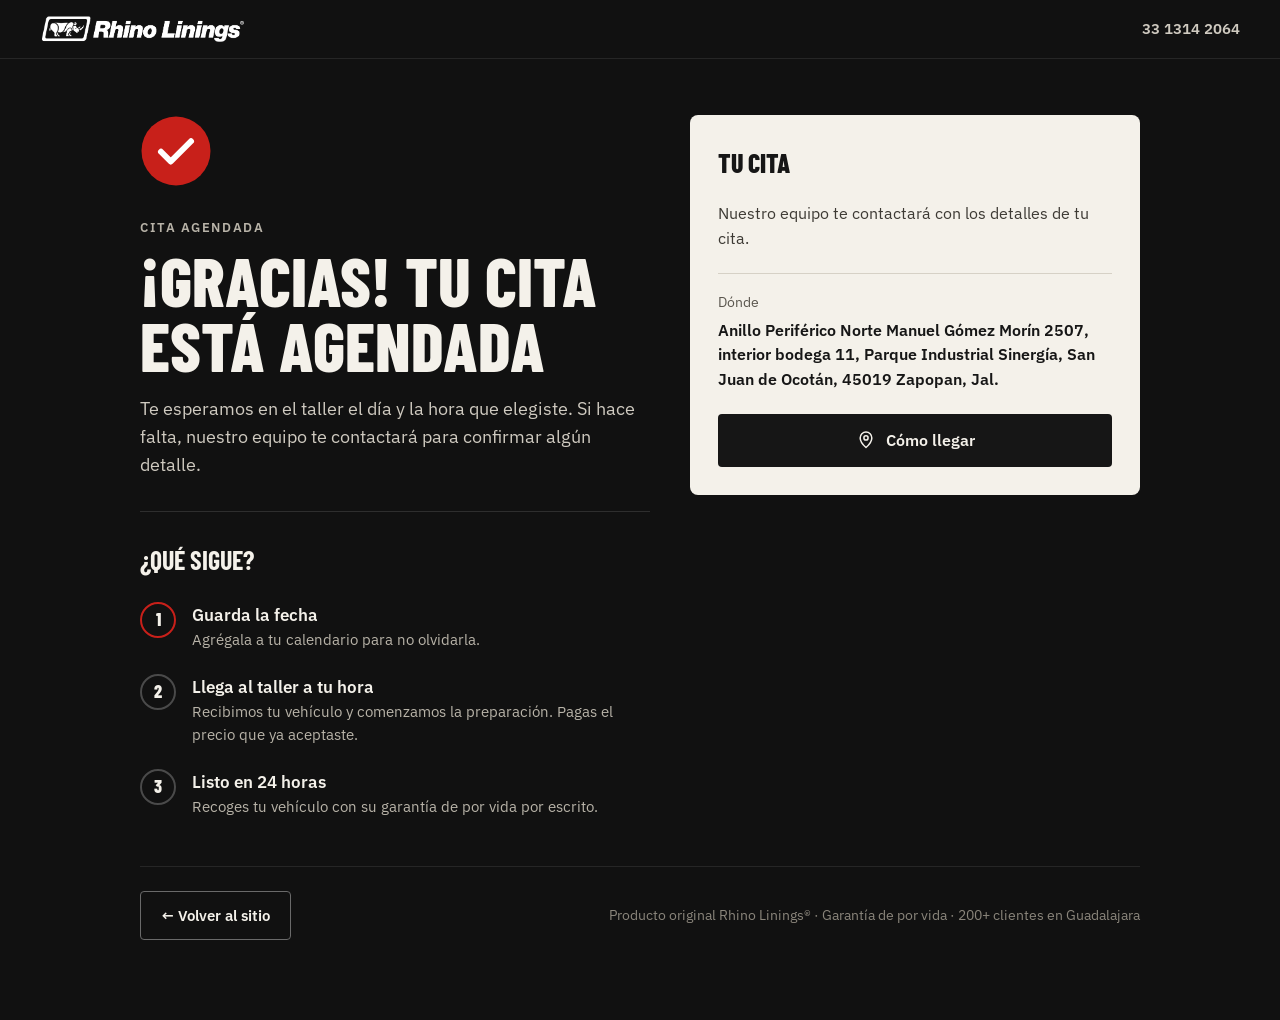
<file: site/gracias/index.html>
<!doctype html>
<html lang="es">
<head>
<meta charset="utf-8">
<meta name="viewport" content="width=device-width, initial-scale=1">
<title>Cita agendada · Rhino Linings Guadalajara</title>
<meta name="robots" content="noindex">
<meta name="theme-color" content="#111111">
<link rel="icon" type="image/png" sizes="32x32" href="../assets/img/favicon-32.png">
<link rel="apple-touch-icon" href="../assets/img/apple-touch-icon.png">
<link rel="preconnect" href="https://fonts.googleapis.com">
<link rel="preconnect" href="https://fonts.gstatic.com" crossorigin>
<link href="https://fonts.googleapis.com/css2?family=Barlow+Condensed:wght@600;700;800&amp;family=IBM+Plex+Sans:wght@400;500;600&amp;display=swap" rel="stylesheet">
<link rel="stylesheet" href="../assets/css/gracias.css">
<!-- Píxel de Meta y etiqueta de Google: pegar aquí, junto con el evento de conversión (ver README) -->
</head>
<body>
<div style="font-family: 'IBM Plex Sans', system-ui, sans-serif; color: #F4F1EA; background: #111111; width: 100%; min-height: 100vh; line-height: 1.55">

<header style="border-bottom: 1px solid #262626">
<div style="max-width: 1240px; margin: 0 auto; padding: 14px 20px; display: flex; gap: 16px; justify-content: space-between; align-items: center">
<a href="../" aria-label="Rhino Linings Guadalajara, inicio" style="text-decoration: none; display: flex; align-items: center; gap: 12px">
<img class="rl-logo-full" src="../assets/img/logo-rhino-blanco.png" alt="" style="height: 30px; width: auto">
<img class="rl-logo-icon" src="../assets/img/icono-rhino-blanco.png" alt="" style="height: 34px; width: auto">
</a>
<a href="tel:+523313142064" style="text-decoration: none; font-size: 15px; font-weight: 600; color: #CFCAC0">33 1314 2064</a>
</div>
</header>

<main style="max-width: 1040px; margin: 0 auto; padding: 56px 20px 80px">
<div style="display: flex; flex-wrap: wrap; gap: 40px; align-items: flex-start">

<div style="flex: 1 1 440px; min-width: 0">
<svg class="rl-check" role="img" aria-label="Cita agendada" width="72" height="72" viewBox="0 0 48 48" fill="none">
<circle cx="24" cy="24" r="23" fill="#C8201A"></circle>
<path d="M14 24.5l6.5 6.5L34 17.5" stroke="#FFFFFF" stroke-width="4" stroke-linecap="round" stroke-linejoin="round"></path>
</svg>
<div class="load d1" style="font-size: 13px; font-weight: 600; letter-spacing: 0.12em; text-transform: uppercase; color: #B8B3A8; margin: 24px 0 10px">Cita agendada</div>
<h1 class="load d2" style="font-family: 'Barlow Condensed', sans-serif; font-weight: 800; font-size: clamp(40px, 5.4vw, 68px); line-height: 0.95; text-transform: uppercase; margin: 0 0 18px" id="rl-headline">¡Gracias! Tu cita está agendada</h1>
<p class="load d3" style="font-size: 18px; color: #CFCAC0; margin: 0 0 32px; max-width: 520px">Te esperamos en el taller el día y la hora que elegiste. Si hace falta, nuestro equipo te contactará para confirmar algún detalle.</p>

<div class="load d4" style="display: flex; flex-direction: column; gap: 22px; border-top: 1px solid #2E2E2E; padding-top: 28px">
<h2 style="font-family: 'Barlow Condensed', sans-serif; font-size: 26px; font-weight: 700; text-transform: uppercase; margin: 0">¿Qué sigue?</h2>
<div style="display: flex; gap: 16px; align-items: flex-start">
<div style="flex: none; width: 36px; height: 36px; border-radius: 50%; border: 2px solid #C8201A; display: flex; align-items: center; justify-content: center; font-family: 'Barlow Condensed', sans-serif; font-weight: 800; font-size: 18px">1</div>
<div><div style="font-weight: 600; font-size: 17px">Guarda la fecha</div><div style="color: #B8B3A8; font-size: 15px">Agrégala a tu calendario para no olvidarla.</div></div>
</div>
<div style="display: flex; gap: 16px; align-items: flex-start">
<div style="flex: none; width: 36px; height: 36px; border-radius: 50%; border: 2px solid #4A4A4A; display: flex; align-items: center; justify-content: center; font-family: 'Barlow Condensed', sans-serif; font-weight: 800; font-size: 18px">2</div>
<div><div style="font-weight: 600; font-size: 17px">Llega al taller a tu hora</div><div style="color: #B8B3A8; font-size: 15px">Recibimos tu vehículo y comenzamos la preparación. Pagas el precio que ya aceptaste.</div></div>
</div>
<div style="display: flex; gap: 16px; align-items: flex-start">
<div style="flex: none; width: 36px; height: 36px; border-radius: 50%; border: 2px solid #4A4A4A; display: flex; align-items: center; justify-content: center; font-family: 'Barlow Condensed', sans-serif; font-weight: 800; font-size: 18px">3</div>
<div><div style="font-weight: 600; font-size: 17px">Listo en 24 horas</div><div style="color: #B8B3A8; font-size: 15px">Recoges tu vehículo con su garantía de por vida por escrito.</div></div>
</div>
</div>
</div>

<aside class="load d5" aria-label="Resumen de tu cita" style="flex: 1 1 380px; min-width: 0; background: #F4F1EA; color: #161616; border-radius: 8px; padding: 28px; box-sizing: border-box">
<h2 style="font-family: 'Barlow Condensed', sans-serif; font-size: 26px; font-weight: 800; text-transform: uppercase; margin: 0 0 18px">Tu cita</h2>
<div id="rl-has-data" hidden>
<dl style="margin: 0 0 22px; display: grid; grid-template-columns: auto 1fr; gap: 12px 20px; font-size: 16px">
<dt style="color: #5A564E">Vehículo</dt><dd style="margin: 0; font-weight: 600" id="rl-vehicle"></dd>
<dt style="color: #5A564E">Servicio</dt><dd style="margin: 0; font-weight: 600" id="rl-coverage"></dd>
<dt style="color: #5A564E">Total</dt><dd style="margin: 0; font-weight: 600" id="rl-price"></dd>
<dt style="color: #5A564E">Día</dt><dd style="margin: 0; font-weight: 600" id="rl-day"></dd>
<dt style="color: #5A564E">Hora</dt><dd style="margin: 0; font-weight: 600" id="rl-time"></dd>
</dl>
<div style="display: flex; gap: 10px; align-items: flex-start; background: #FFFFFF; border: 1px solid #D6D1C6; border-radius: 4px; padding: 12px 14px; margin: -6px 0 22px; font-size: 14px; line-height: 1.45; color: #3D3A34">
<svg aria-hidden="true" width="20" height="20" viewBox="0 0 24 24" fill="none" stroke="#161616" stroke-width="2.2" stroke-linecap="round" stroke-linejoin="round" style="flex: none; margin-top: 1px"><path d="M5 12l5 5L20 7"></path></svg>
<span><strong style="color: #161616">Precio aceptado al agendar.</strong> <span id="rl-price-note">Es el precio que pagarás en el taller.</span></span>
</div>
</div>
<div id="rl-no-data">
<p style="margin: 0 0 22px; font-size: 16px; color: #3D3A34">Nuestro equipo te contactará con los detalles de tu cita.</p>
</div>
<div style="border-top: 1px solid #D6D1C6; padding-top: 18px; margin-bottom: 22px">
<div style="font-size: 14px; color: #5A564E; margin-bottom: 4px">Dónde</div>
<div style="font-weight: 600; font-size: 16px">Anillo Periférico Norte Manuel Gómez Morín 2507, interior bodega 11, Parque Industrial Sinergía, San Juan de Ocotán, 45019 Zapopan, Jal.</div>
</div>
<div style="display: flex; flex-direction: column; gap: 10px">

<a class="rl-btn" id="rl-cal" hidden href="#" target="_blank" rel="noopener" style="display: flex; align-items: center; justify-content: center; gap: 10px; text-decoration: none; background: #C8201A; color: #FFFFFF; font-weight: 600; font-size: 16px; padding: 14px 18px; border-radius: 4px; min-height: 52px; box-sizing: border-box">
<svg aria-hidden="true" width="20" height="20" viewBox="0 0 24 24" fill="none" stroke="#FFFFFF" stroke-width="1.8" stroke-linecap="round" stroke-linejoin="round"><rect x="3.5" y="5" width="17" height="15" rx="2"></rect><path d="M3.5 10h17M8 3v4M16 3v4"></path></svg>
Agregar a mi calendario
</a>

<a class="rl-btn" href="https://www.google.com/maps/search/?api=1&amp;query=20.7067884%2C-103.4483163" target="_blank" rel="noopener" style="display: flex; align-items: center; justify-content: center; gap: 10px; text-decoration: none; background: #161616; color: #F4F1EA; font-weight: 600; font-size: 16px; padding: 14px 18px; border-radius: 4px; min-height: 52px; box-sizing: border-box">
<svg aria-hidden="true" width="20" height="20" viewBox="0 0 24 24" fill="none" stroke="#F4F1EA" stroke-width="1.8" stroke-linecap="round" stroke-linejoin="round"><path d="M12 21s-7-6.2-7-11.5A7 7 0 0 1 19 9.5C19 14.8 12 21 12 21z"></path><circle cx="12" cy="9.5" r="2.5"></circle></svg>
Cómo llegar
</a>
</div>
</aside>

</div>

<div style="margin-top: 48px; display: flex; flex-wrap: wrap; gap: 12px 24px; align-items: center; justify-content: space-between; border-top: 1px solid #262626; padding-top: 24px">
<a class="rl-btn rl-btn-ghost" href="../" style="display: inline-flex; align-items: center; text-decoration: none; border: 1px solid #6A6A6A; color: #F4F1EA; font-weight: 600; font-size: 15px; padding: 12px 20px; border-radius: 4px; min-height: 48px; box-sizing: border-box">← Volver al sitio</a>
<span style="font-size: 14px; color: #8A857B">Producto original Rhino Linings® · Garantía de por vida · 200+ clientes en Guadalajara</span>
</div>
</main>

</div>
<script src="../assets/js/gracias.js"></script>
</body>
</html>
</file>
<file: site/assets/css/styles.css>
*,*::before,*::after{box-sizing:border-box}
html{scroll-behavior:smooth;-webkit-text-size-adjust:100%}
@media (prefers-reduced-motion: reduce){html{scroll-behavior:auto}}
body{margin:0;background:#111111}
img{max-width:100%}
[hidden]{display:none !important}
.rl-ic-close{display:none}
.rl-burger[aria-expanded="true"] .rl-ic-open{display:none}
.rl-burger[aria-expanded="true"] .rl-ic-close{display:block}
.rl-input{padding:13px 14px;border:1px solid #BDB7AB;border-radius:4px;background:#FFFFFF;font-size:16px;min-height:48px;color:#161616;font-family:inherit}
.rl-input:focus-visible,.rl-pill:focus-visible,.rl-btn:focus-visible,a:focus-visible,summary:focus-visible{outline:3px solid #F2B01E;outline-offset:2px}
.rl-input[aria-invalid="true"]{border-color:#9A1C15;box-shadow:0 0 0 1px #9A1C15}
.rl-pill{border-radius:4px;padding:12px 10px;min-height:48px;cursor:pointer;font-size:15px;font-weight:600;text-align:center;background:#FFFFFF;color:#161616;border:1px solid #BDB7AB;font-family:inherit;transition:background-color .15s ease,color .15s ease,border-color .15s ease}
.rl-pill:hover{border-color:#161616}
.rl-pill[aria-pressed="true"]{background:#161616;color:#FFFFFF;border:2px solid #161616;box-shadow:inset 0 -3px 0 #C8201A}
.rl-pill .rl-dow,.rl-pill .rl-mon{display:block;font-size:12px}
.rl-pill .rl-dow{text-transform:uppercase;letter-spacing:.06em}
.rl-pill .rl-num{display:block;font-family:'Barlow Condensed',sans-serif;font-size:26px;font-weight:700;line-height:1.1}
.rl-pricebox{border:2px solid #D6D1C6}
.rl-pricebox.is-ok{border-color:#161616}
.rl-pricebox.is-error{border-color:#9A1C15}
#rl-submit[disabled]{opacity:.7;cursor:progress}
a{color:#F4F1EA}a:hover{color:#FFFFFF}
input,select,textarea{font:inherit}
[id]{scroll-margin-top:84px}
.rl-nav{display:flex;flex-wrap:wrap;gap:6px 26px}
.rl-burger{display:none}
.rl-logo-full{display:block}
.rl-logo-icon{display:none}
@media (max-width: 980px){
.rl-nav,.rl-logo-full,.rl-city{display:none}
.rl-burger{display:inline-flex}
.rl-logo-icon{display:block}
}
@media (min-width: 981px){.rl-mpanel{display:none}}
@media (max-width: 760px){.rl-top{display:none}}
#inicio[data-hero="out"] .load,#inicio[data-hero="out"] .load-img{animation:none;opacity:0}
@media (hover: hover) and (pointer: fine){
.rl-btn{position:relative;overflow:hidden;transition:transform .25s cubic-bezier(.2,.7,.2,1), box-shadow .25s ease, filter .25s ease, background-color .25s ease, border-color .25s ease}
.rl-btn::after{content:"";position:absolute;top:0;left:-130%;width:55%;height:100%;background:linear-gradient(100deg, transparent, rgba(255,255,255,.26), transparent);transform:skewX(-20deg);transition:left .65s ease;pointer-events:none}
.rl-btn:hover{transform:translateY(-2px);box-shadow:0 12px 26px -12px rgba(0,0,0,.7);filter:brightness(1.08)}
.rl-btn:hover::after{left:145%}
.rl-btn-ghost:hover{border-color:#F4F1EA !important;background-color:rgba(255,255,255,.07) !important}
.rl-nav a{position:relative}
.rl-nav a::after{content:"";position:absolute;left:0;right:0;bottom:-6px;height:2px;background:currentColor;transform:scaleX(0);transform-origin:left;transition:transform .25s ease}
.rl-nav a:hover::after{transform:scaleX(1)}
}
@media (prefers-reduced-motion: reduce){.rl-btn:hover{transform:none}.rl-btn::after{display:none}}
@media (max-width: 640px){
.rl-hero-wrap{padding:24px 20px 48px !important;gap:32px !important}
.rl-hero-eyebrow{font-size:11px !important;margin-bottom:12px !important;letter-spacing:.08em !important}
.rl-h1{font-size:44px !important;margin-bottom:14px !important}
.rl-hero-p{font-size:16px !important;line-height:1.5 !important;margin-bottom:18px !important}
.rl-hero-price{margin-bottom:18px !important}
.rl-hero-btns{gap:10px !important;margin-bottom:28px !important}
.rl-hero-btns a{font-size:15px !important;padding:12px 10px !important;min-height:56px !important}
}
a,button{transition:filter .2s ease, transform .2s ease, background-color .2s ease}
a:active,button:active{transform:translateY(1px)}
@keyframes rl-rise{from{opacity:0;transform:translateY(36px)}to{opacity:1;transform:none}}
@keyframes rl-zoom{from{opacity:0;transform:scale(1.06)}to{opacity:1;transform:none}}
@keyframes rl-in{from{opacity:0;transform:translateY(56px) scale(.98)}to{opacity:1;transform:none}}
@keyframes rl-out{from{opacity:1;transform:none}to{opacity:0;transform:translateY(-40px)}}
@keyframes rl-bar{from{transform:scaleX(0)}to{transform:scaleX(1)}}
.load{animation:rl-rise .9s cubic-bezier(.2,.7,.2,1) both}
.load-img{animation:rl-zoom 1.2s cubic-bezier(.2,.7,.2,1) .2s both}
.d1{animation-delay:.05s}.d2{animation-delay:.15s}.d3{animation-delay:.3s}.d4{animation-delay:.45s}.d5{animation-delay:.6s}.d6{animation-delay:.75s}
.rl-bar{transform:scaleX(0);transform-origin:0 50%}
[data-rl-js] .reveal[data-rv]{opacity:0;transform:translateY(56px) scale(.98);transition:opacity .8s cubic-bezier(.2,.7,.2,1), transform .8s cubic-bezier(.2,.7,.2,1);will-change:opacity,transform}
[data-rl-js] .reveal[data-rv="in"]{opacity:1;transform:none}
[data-rl-js] .reveal[data-rv="above"]{opacity:0;transform:translateY(-40px) scale(.98)}
@media (prefers-reduced-motion: reduce){
.load,.load-img{animation:none !important}
[data-rl-js] .reveal[data-rv]{opacity:1 !important;transform:none !important;transition:none !important}
}
::selection{background:#C8201A;color:#FFFFFF}
.rl-map iframe{filter:grayscale(.35) contrast(1.05)}
@media (max-width: 640px){.rl-map{min-height:300px !important}}
/* ---------- Cotizador ---------- */
.rl-q-top{display:flex;align-items:center;justify-content:space-between;gap:12px;padding:18px 28px 14px;min-height:56px}
.rl-q-back{display:inline-flex;align-items:center;gap:4px;background:none;border:0;padding:8px 6px 8px 0;font:inherit;font-size:15px;font-weight:600;color:#161616;cursor:pointer;min-height:44px}
.rl-q-back[hidden]{display:none !important}
.rl-q-count{margin-left:auto;font-size:13px;font-weight:600;letter-spacing:.08em;text-transform:uppercase;color:#6B665C}
.rl-q-progress{height:4px;background:#E2DDD2}
.rl-q-bar{height:4px;background:#C8201A;transform:scaleX(0);transform-origin:0 50%;transition:transform .45s cubic-bezier(.2,.7,.2,1)}
.rl-q-body{position:relative;padding:28px}
.rl-q-step{min-height:360px}
.rl-q-title{font-family:'Barlow Condensed',sans-serif;font-size:32px;font-weight:800;line-height:1.05;text-transform:uppercase;margin:0 0 6px}
.rl-q-sub{margin:0 0 20px;font-size:15px;color:#5A564E}
.rl-q-help{margin:0;padding:0 28px 24px;font-size:13px;color:#5A564E;text-align:center}
.rl-opts{display:flex;flex-direction:column;gap:10px;margin-top:14px}
.rl-opt{display:flex;align-items:center;gap:14px;width:100%;text-align:left;background:#FFFFFF;border:1px solid #D6D1C6;border-radius:6px;padding:16px 18px;min-height:64px;font:inherit;color:#161616;cursor:pointer;transition:border-color .15s ease,box-shadow .15s ease,transform .15s ease}
.rl-opt:hover{border-color:#161616}
.rl-opt:active{transform:translateY(1px)}
.rl-opt[aria-pressed="true"]{border:2px solid #161616;padding:15px 17px;box-shadow:inset 4px 0 0 #C8201A}
.rl-opt:focus-visible{outline:3px solid #F2B01E;outline-offset:2px}
.rl-opt-text{flex:1 1 auto;display:flex;flex-direction:column;gap:2px;min-width:0}
.rl-opt-title{font-size:17px;font-weight:600;line-height:1.3}
.rl-opt-detail{font-size:14px;font-weight:400;color:#5A564E}
.rl-opt-price{flex:none;font-family:'Barlow Condensed',sans-serif;font-size:22px;font-weight:800;white-space:nowrap}
.rl-opt-arrow{flex:none;color:#8A857B}
.rl-opt-check{flex:none;width:22px;height:22px;border:2px solid #8A857B;border-radius:4px;position:relative}
.rl-opt-multi[aria-pressed="true"] .rl-opt-check{background:#161616;border-color:#161616}
.rl-opt-multi[aria-pressed="true"] .rl-opt-check::after{content:"";position:absolute;left:6px;top:1px;width:6px;height:12px;border:solid #FFFFFF;border-width:0 2px 2px 0;transform:rotate(45deg)}
.rl-q-primary{display:flex;align-items:center;justify-content:center;width:100%;margin-top:20px;background:#C8201A;color:#FFFFFF;border:0;border-radius:4px;font:inherit;font-weight:700;font-size:18px;padding:16px;min-height:56px;cursor:pointer}
.rl-q-primary[disabled]{opacity:.7;cursor:progress}
.rl-sum{background:#FFFFFF;border:1px solid #D6D1C6;border-radius:6px;padding:6px 18px;margin-top:14px}
.rl-sum-row{display:flex;justify-content:space-between;gap:16px;padding:12px 0;border-bottom:1px solid #EEEAE2;font-size:16px}
.rl-sum-row small{display:block;font-size:13px;color:#6B665C}
.rl-sum-muted{color:#5A564E;font-size:15px}
.rl-sum-total{display:flex;justify-content:space-between;align-items:baseline;gap:16px;padding:14px 0 10px;font-weight:700;font-size:17px}
.rl-sum-total span:last-child{font-family:'Barlow Condensed',sans-serif;font-size:40px;font-weight:800;line-height:1}
.rl-sum-total small{font-family:'IBM Plex Sans',sans-serif;font-size:14px;font-weight:600;color:#5A564E}
.rl-sum-notes{margin:12px 0 0;padding-left:20px;font-size:14px;color:#3D3A34}
.rl-sum-notes li+li{margin-top:4px}
.rl-accept{display:flex;gap:12px;align-items:flex-start;margin-top:16px;padding:14px 16px;background:#FFFFFF;border:2px solid #D6D1C6;border-radius:6px;cursor:pointer;font-size:15px;line-height:1.45}
.rl-accept input{flex:none;width:22px;height:22px;margin:0;accent-color:#161616;cursor:pointer}
.rl-accept.is-ok{border-color:#161616}
.rl-accept.is-error{border-color:#9A1C15}
.rl-sched-label{font-size:14px;font-weight:600;margin:18px 0 8px}
.rl-days{display:grid;grid-template-columns:repeat(auto-fill,minmax(80px,1fr));gap:8px}
.rl-times{display:grid;grid-template-columns:repeat(auto-fill,minmax(92px,1fr));gap:8px}
.rl-fields{display:grid;grid-template-columns:repeat(auto-fit,minmax(min(200px,100%),1fr));gap:14px;margin-top:20px}
.rl-fields label{display:flex;flex-direction:column;gap:6px;font-weight:600;font-size:14px}
.rl-field-wide{grid-column:1/-1}
.rl-sched-total{display:flex;justify-content:space-between;align-items:baseline;gap:12px;margin-top:20px;padding-top:16px;border-top:1px solid #D6D1C6;font-size:15px;color:#3D3A34}
.rl-sched-total strong{font-family:'Barlow Condensed',sans-serif;font-size:28px;font-weight:800;color:#161616;white-space:nowrap}
@keyframes rl-step-fwd{from{opacity:0;transform:translateX(28px)}to{opacity:1;transform:none}}
@keyframes rl-step-back{from{opacity:0;transform:translateX(-28px)}to{opacity:1;transform:none}}
.rl-in-fwd{animation:rl-step-fwd .35s cubic-bezier(.2,.7,.2,1) both}
.rl-in-back{animation:rl-step-back .35s cubic-bezier(.2,.7,.2,1) both}
@media (max-width: 640px){
.rl-q-top{padding:14px 18px 10px}
.rl-q-body{padding:20px 18px}
.rl-q-help{padding:0 18px 20px}
.rl-q-title{font-size:26px}
.rl-q-step{min-height:0}
.rl-opt{padding:14px;gap:10px}
.rl-opt[aria-pressed="true"]{padding:13px}
.rl-opt-title{font-size:16px}
.rl-opt-price{font-size:19px}
.rl-sum-total span:last-child{font-size:34px}
}
@media (prefers-reduced-motion: reduce){.rl-in-fwd,.rl-in-back{animation:none}.rl-q-bar{transition:none}}
.rl-sum-total span:last-child{white-space:nowrap}
@media (max-width: 640px){.rl-sum-total{font-size:15px}.rl-sum-total span:last-child{font-size:30px}.rl-sum-total small{font-size:12px}}

/* ---------- Promoción ---------- */
.rl-promo-bar{display:flex;align-items:center;justify-content:center;flex-wrap:wrap;gap:4px 14px;background:#C8201A;color:#FFFFFF;text-decoration:none;font-size:14px;line-height:1.3;padding:8px 16px;text-align:center}
.rl-promo-bar[hidden]{display:none}
.rl-promo-bar:hover{background:#B01B16}
.rl-promo-tag{font-family:'Barlow Condensed',sans-serif;font-weight:800;font-size:15px;letter-spacing:.08em;text-transform:uppercase;background:#FFFFFF;color:#C8201A;border-radius:3px;padding:1px 8px}
.rl-promo-clock{font-variant-numeric:tabular-nums;white-space:nowrap}
.rl-promo-clock b{font-family:'Barlow Condensed',sans-serif;font-size:17px;font-weight:800}
.rl-promo-box{border-left:4px solid #C8201A;background:#FFFFFF;color:#3D3A34;border-radius:4px;padding:12px 16px;font-size:14px;max-width:340px}
.rl-promo-box[hidden]{display:none}
.rl-promo-box-t{font-weight:700;color:#C8201A;font-size:15px;margin-bottom:2px}
.rl-promo-box [data-countdown]{font-variant-numeric:tabular-nums;white-space:nowrap;font-weight:600;color:#161616}
.rl-promo-dark{background:#1C1C1C;color:#CFCAC0;max-width:none;margin:-12px 0 28px}
.rl-promo-dark .rl-promo-box-t{color:#FF5A4E}
.rl-promo-dark [data-countdown]{color:#F4F1EA}
.rl-old{color:#8C877C;font-weight:600;font-size:.62em;text-decoration-thickness:2px;margin-right:2px}
.rl-new{color:#C8201A}
.rl-dark .rl-new,.rl-hero-price .rl-new{color:#FF5A4E}
.rl-dark .rl-old,.rl-hero-price .rl-old{color:#8C877C}
.rl-opt-price small{font-family:'IBM Plex Sans',sans-serif;font-size:12px;font-weight:500;color:#6B665C;margin-right:2px}
.rl-sum-promo{color:#C8201A;font-weight:600}
.rl-sum-promo small{color:#9A1C15}
.rl-sum-total .rl-old{font-size:22px}
.rl-sched-total .rl-old{font-size:18px}
.rl-pill{position:relative}
.rl-day-promo{position:absolute;top:-8px;right:-6px;background:#C8201A;color:#FFFFFF;font-size:11px;font-weight:700;line-height:1;padding:3px 5px;border-radius:3px}
.rl-sched-warn{margin:16px 0 0;padding:10px 14px;background:#FBE9E7;border-radius:4px;color:#9A1C15;font-size:14px}
.rl-examples{font-size:13px;color:#6B665C;margin:-2px 0 6px}
.rl-dark .rl-examples{color:#A8A397}
/* Buscador de modelo */
.rl-find{margin:0 0 18px;display:flex;flex-direction:column;gap:8px}
.rl-find label{font-size:14px;font-weight:600;color:#3D3A34}
.rl-find .rl-input{width:100%;box-sizing:border-box}
.rl-find-results{display:flex;flex-direction:column;gap:6px}
.rl-find-hit{display:flex;justify-content:space-between;align-items:center;gap:12px;text-align:left;background:#FFFFFF;border:1px solid #161616;border-radius:4px;padding:10px 14px;font:inherit;font-size:15px;color:#161616;cursor:pointer}
.rl-find-hit:hover{background:#161616;color:#FFFFFF}
.rl-find-cat{font-weight:600;color:#C8201A;white-space:nowrap;font-size:14px}
.rl-find-hit:hover .rl-find-cat{color:#FF8A80}
.rl-find-none{margin:0;font-size:14px;color:#6B665C}
@media (max-width:640px){
  .rl-promo-long{display:none}
  .rl-promo-bar{gap:2px 10px;font-size:13px;padding:7px 12px}
  .rl-find-hit{flex-direction:column;align-items:flex-start;gap:2px}
}
.rl-has-promo [id]{scroll-margin-top:124px}
.rl-sum-row span:last-child{white-space:nowrap}
@media (max-width:640px){
  .rl-opt:not(.rl-opt-multi){display:grid;grid-template-columns:1fr auto;column-gap:12px;row-gap:6px;align-items:center}
  .rl-opt:not(.rl-opt-multi) .rl-opt-text{grid-column:1;grid-row:1}
  .rl-opt:not(.rl-opt-multi) .rl-opt-price{grid-column:1;grid-row:2;justify-self:start}
  .rl-opt:not(.rl-opt-multi) .rl-opt-arrow{grid-column:2;grid-row:1 / span 2}
  .rl-sched-total{flex-direction:column;align-items:flex-start;gap:4px}
}
/* Tarjetas de precio (solo "desde") */
.rl-pcard{background:#FFFFFF;border:1px solid #D6D1C6;border-radius:6px;padding:24px 22px;display:flex;flex-direction:column;gap:6px}
.rl-pcard.rl-dark{background:#161616;color:#F4F1EA;border-color:#161616}
.rl-pcard-lab{font-size:12px;font-weight:600;letter-spacing:.1em;text-transform:uppercase;color:#6B665C}
.rl-dark .rl-pcard-lab{color:#CFCAC0}
.rl-pcard-t{font-family:'Barlow Condensed',sans-serif;font-size:24px;font-weight:700;text-transform:uppercase;margin:0;line-height:1.15}
.rl-pcard-price{margin-top:auto;padding-top:16px;border-top:1px solid #EEEAE2;display:flex;flex-direction:column;gap:2px}
.rl-dark .rl-pcard-price{border-color:#2E2E2E}
.rl-pcard-from{font-size:13px;color:#6B665C}
.rl-dark .rl-pcard-from{color:#A8A397}
.rl-pcard-num{font-family:'Barlow Condensed',sans-serif;font-size:40px;font-weight:800;line-height:1;white-space:nowrap}
.rl-pcard-num .rl-old{display:block;font-size:20px;margin:0 0 2px}
.rl-pcard-cta{margin-top:14px;display:flex;align-items:center;justify-content:center;min-height:46px;border:1px solid #161616;border-radius:4px;color:#161616;text-decoration:none;font-weight:600;font-size:15px;padding:10px 14px;text-align:center}
.rl-pcard-cta:hover{background:#161616;color:#FFFFFF}
.rl-dark .rl-pcard-cta{background:#C8201A;border-color:#C8201A;color:#FFFFFF}
.rl-dark .rl-pcard-cta:hover{background:#B01B16}
</file>
<file: site/assets/css/gracias.css>
*,*::before,*::after{box-sizing:border-box}
[hidden]{display:none !important}
a:focus-visible{outline:3px solid #F2B01E;outline-offset:2px}
body{margin:0;background:#111111}
a{color:#F4F1EA}a:hover{color:#FFFFFF}
@keyframes rl-rise{from{opacity:0;transform:translateY(28px)}to{opacity:1;transform:none}}
@keyframes rl-pop{0%{opacity:0;transform:scale(.6)}70%{opacity:1;transform:scale(1.06)}100%{opacity:1;transform:none}}
@keyframes rl-draw{from{stroke-dashoffset:40}to{stroke-dashoffset:0}}
.load{animation:rl-rise .8s cubic-bezier(.2,.7,.2,1) both}
.d1{animation-delay:.1s}.d2{animation-delay:.25s}.d3{animation-delay:.4s}.d4{animation-delay:.55s}.d5{animation-delay:.7s}
.rl-check{animation:rl-pop .7s cubic-bezier(.2,.7,.2,1) both}
.rl-check path{stroke-dasharray:40;stroke-dashoffset:40;animation:rl-draw .5s ease .45s forwards}
.rl-logo-full{display:block}.rl-logo-icon{display:none}
@media (max-width: 640px){.rl-logo-full{display:none}.rl-logo-icon{display:block}}
@media (hover: hover) and (pointer: fine){
.rl-btn{position:relative;overflow:hidden;transition:transform .25s cubic-bezier(.2,.7,.2,1), box-shadow .25s ease, filter .25s ease, background-color .25s ease, border-color .25s ease}
.rl-btn::after{content:"";position:absolute;top:0;left:-130%;width:55%;height:100%;background:linear-gradient(100deg, transparent, rgba(255,255,255,.26), transparent);transform:skewX(-20deg);transition:left .65s ease;pointer-events:none}
.rl-btn:hover{transform:translateY(-2px);box-shadow:0 12px 26px -12px rgba(0,0,0,.7);filter:brightness(1.08)}
.rl-btn:hover::after{left:145%}
.rl-btn-ghost:hover{border-color:#F4F1EA !important;background-color:rgba(255,255,255,.07) !important}
}
@media (prefers-reduced-motion: reduce){
.load,.rl-check{animation:none !important}
.rl-check path{animation:none !important;stroke-dashoffset:0}
.rl-btn:hover{transform:none}.rl-btn::after{display:none}
}
::selection{background:#C8201A;color:#FFFFFF}
</file>
